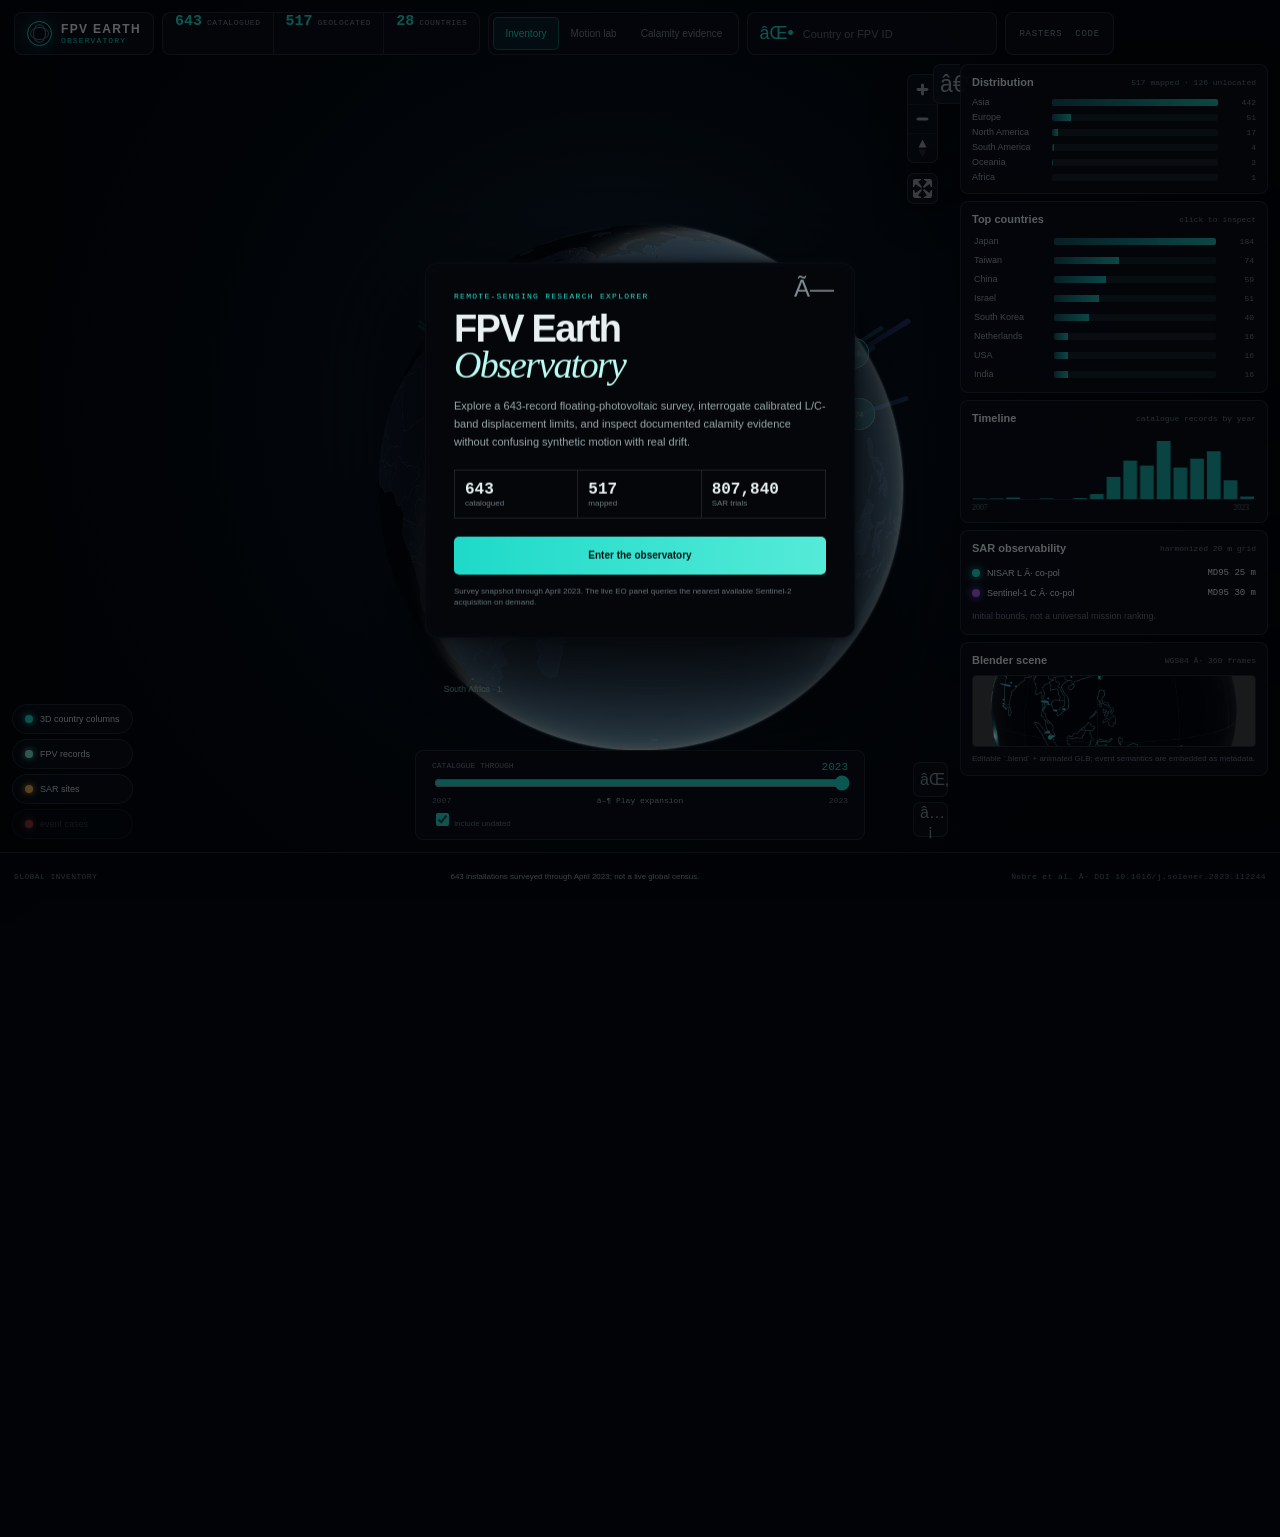
<file: docs/index.html>
﻿<!doctype html>
<html lang="en">
<head>
  <meta charset="utf-8">
  <meta name="viewport" content="width=device-width,initial-scale=1">
  <meta name="description" content="Interactive 3D research explorer for the global floating-photovoltaic catalogue, SAR observability experiments and documented event evidence.">
  <title>FPV Earth Observatory</title>
  <link rel="icon" type="image/svg+xml" href="data:image/svg+xml,%3Csvg xmlns='http://www.w3.org/2000/svg' viewBox='0 0 64 64'%3E%3Ccircle cx='32' cy='32' r='28' fill='%2304080b' stroke='%232fe0d0' stroke-width='3'/%3E%3Cpath d='M8 32h48M32 5c10 8 14 17 14 27S42 51 32 59M32 5C22 13 18 22 18 32s4 19 14 27' fill='none' stroke='%235c7c86' stroke-width='2'/%3E%3C/svg%3E">
  <link rel="stylesheet" href="vendor/maplibre-gl/maplibre-gl.css">
  <link rel="stylesheet" href="assets/earth.css">
</head>
<body>
  <div id="loading-overlay"><div class="loader-orbit"><i></i><i></i><i></i></div><b>Assembling FPV Earth</b><span>catalogue Â· observability Â· event evidence</span></div>
  <main id="app">
    <div id="earth-map" role="application" aria-label="Interactive 3D globe of floating photovoltaic records"></div>
    <header class="top-toolbar">
      <a class="identity" href="index.html" aria-label="FPV Earth home"><i></i><span><b>FPV EARTH</b><small>OBSERVATORY</small></span></a>
      <div class="kpis" aria-label="Catalogue summary">
        <button type="button" id="kpi-records"><strong id="catalogue-kpi">643</strong><span>catalogued</span></button>
        <button type="button" id="kpi-mappable"><strong id="mapped-kpi">517</strong><span>geolocated</span></button>
        <button type="button" id="kpi-countries"><strong id="country-kpi">28</strong><span>countries</span></button>
      </div>
      <div class="mode-tabs" role="tablist" aria-label="Explorer mode">
        <button type="button" data-mode="inventory" class="active" aria-selected="true">Inventory</button>
        <button type="button" data-mode="laboratory" aria-selected="false">Motion lab</button>
        <button type="button" data-mode="evidence" aria-selected="false">Calamity evidence</button>
      </div>
      <label class="global-search"><span>âŒ•</span><input id="global-search" type="search" placeholder="Country or FPV ID" autocomplete="off"></label>
      <nav><a href="atlas.html">Rasters</a><a href="../README.md">Code</a></nav>
    </header>
    <section id="active-filters" aria-label="Active filters"></section>
    <aside id="dashboard" aria-label="Research dashboard">
      <button type="button" id="dashboard-toggle" aria-label="Toggle dashboard">â€º</button>
      <section><header><span>Distribution</span><b id="dash-subtitle">mappable installations</b></header><div id="continent-bars" class="bar-list"></div></section>
      <section><header><span>Top countries</span><b>click to inspect</b></header><div id="country-bars" class="bar-list interactive"></div></section>
      <section><header><span>Timeline</span><b>catalogue records by year</b></header><canvas id="timeline-chart" width="290" height="78" aria-label="FPV catalogue timeline"></canvas></section>
      <section id="science-panel"><header><span>SAR observability</span><b>harmonized 20 m grid</b></header><div class="science-row"><i class="swatch lband"></i><span>NISAR L Â· co-pol</span><strong>MD95 25 m</strong></div><div class="science-row"><i class="swatch cband"></i><span>Sentinel-1 C Â· co-pol</span><strong>MD95 30 m</strong></div><p>Initial bounds, not a universal mission ranking.</p></section>
      <section id="blender-panel"><header><span>Blender scene</span><b>WGS84 Â· 360 frames</b></header><a href="assets/blender/fpv_globe_preview.png" target="_blank"><img src="assets/blender/fpv_globe_preview.png" alt="Rendered Blender FPV Earth globe"></a><p>Editable `.blend` + animated GLB; event semantics are embedded as metadata.</p></section>
    </aside>
    <aside id="catalogue-drawer" class="drawer" aria-label="FPV catalogue records">
      <button type="button" class="drawer-close" data-close="catalogue-drawer" aria-label="Close catalogue">Ã—</button>
      <div class="drawer-head"><p>GLOBAL CATALOGUE</p><h1 id="drawer-title">All installations</h1><div id="drawer-meta">643 records Â· 517 geolocated</div></div>
      <label class="drawer-search"><span>âŒ•</span><input id="drawer-search" type="search" placeholder="Filter records" autocomplete="off"></label>
      <div id="record-list" class="record-list"></div>
    </aside>
    <aside id="record-inspector" class="inspector" aria-label="Selected floating photovoltaic record" hidden>
      <button type="button" class="drawer-close" id="close-inspector" aria-label="Close record">Ã—</button>
      <p id="record-eyebrow">CATALOGUE RECORD</p><h2 id="record-title">FPV record</h2><dl id="record-values"></dl>
      <section class="eo-card">
        <header><span>LIVE EO LOOKUP</span><b>Sentinel-2 L2A</b></header>
        <div class="eo-date"><label for="eo-target-date">Nearest scene to</label><input id="eo-target-date" type="date"><button id="eo-refresh" type="button">Fetch</button></div>
        <div id="eo-status">Select a geolocated record to query current EO metadata.</div>
        <div class="eo-frame"><img id="eo-image" alt="Nearest Sentinel-2 Earth observation" hidden><div id="eo-placeholder">10 m true-colour crop appears here</div><span id="eo-crosshair" hidden></span></div>
        <div id="eo-meta"></div>
      </section>
      <p class="claim-note">Nearest available acquisitionâ€”not a real-time camera and not evidence of motion by itself.</p>
    </aside>
    <aside id="lab-panel" class="work-panel" hidden>
      <header><p>CONTROLLED MOTION LAB</p><h2>Interrogate the detector</h2></header>
      <div class="segmented" id="site-tabs"></div>
      <div class="lab-grid"><div><label>Sensor</label><div class="segmented"><button data-sensor="L" class="active">NISAR L</button><button data-sensor="C">Sentinel-1 C</button></div></div><div><label>Detector</label><div class="segmented"><button data-detector="copol" class="active">Co-pol</button><button data-detector="dual">Dual-pol</button></div></div></div>
      <label class="range-row" for="magnitude-slider"><span>Synthetic translation <output id="magnitude-output">40 m</output></span><input id="magnitude-slider" type="range" min="0" max="60" value="40" step="1"></label>
      <label class="select-row" for="direction-select"><span>Direction</span><select id="direction-select"><option value="0">East Â· 0Â°</option><option value="45">North-east Â· 45Â°</option><option value="90">North Â· 90Â°</option><option value="135">North-west Â· 135Â°</option><option value="180">West Â· 180Â°</option><option value="225">South-west Â· 225Â°</option><option value="270">South Â· 270Â°</option><option value="315">South-east Â· 315Â°</option></select></label>
      <div class="lab-results"><div><span>Recovery probability</span><strong id="probability-readout">â€”</strong><small id="probability-ci">â€”</small></div><div><span>Site MD50 / 80 / 95</span><strong id="boundary-readout">â€”</strong><small id="boundary-status">â€”</small></div></div>
      <button type="button" id="validated-replay" class="primary-action">Replay validated Tengeh 40 m test</button>
      <div class="motion-key"><span><i class="original"></i>optical footprint</span><span><i class="injected"></i>synthetic position</span><span><i class="recovered"></i>recovered vector</span></div>
    </aside>
    <aside id="event-panel" class="work-panel" hidden>
      <header><p>DOCUMENTED CALAMITY AUDIT</p><h2>Change, displacement or unresolved?</h2></header>
      <div id="event-list" class="event-list"></div>
      <article id="event-detail" hidden><div class="event-status"><span id="event-classification">â€”</span><b id="event-translation">â€”</b></div><p id="event-description"></p><div class="event-timeline"><i></i><div><span id="event-pre-date">â€”</span><b>pre</b></div><div><span id="event-post-date">â€”</span><b>post</b></div></div><div class="event-player"><button type="button" id="event-play">â–¶ Animate evidence</button><span id="event-phase">registered change</span></div><div id="event-images" class="event-images"></div><button type="button" id="event-eo" class="primary-action">Fetch nearest optical scene to event</button><a href="atlas.html" class="evidence-link">Open full georeferenced raster evidence â†’</a></article>
      <p class="claim-note">A documented calamity does not guarantee recoverable rigid translation. Localized structural change and below-threshold motion remain valid outcomes.</p>
    </aside>
    <div id="layer-pills" aria-label="Map layers"><button type="button" data-layer="columns" class="active"><i class="cyan"></i>3D country columns</button><button type="button" data-layer="points" class="active"><i class="mint"></i>FPV records</button><button type="button" data-layer="benchmarks" class="active"><i class="amber"></i>SAR sites</button><button type="button" data-layer="events"><i class="red"></i>event cases</button></div>
    <button id="spin-toggle" type="button" aria-label="Pause globe rotation">â…¡</button><button id="home-view" type="button" aria-label="Reset global view">âŒ‚</button>
    <section id="time-control" aria-label="Catalogue time filter"><div class="time-head"><span>CATALOGUE THROUGH</span><output id="year-output">2023</output></div><input id="year-slider" type="range" min="2007" max="2023" value="2023" step="1"><div class="time-labels"><span>2007</span><button id="play-years" type="button">â–¶ Play expansion</button><span>2023</span></div><label><input type="checkbox" id="show-unknown" checked> include undated</label></section>
    <footer class="claim-bar"><span id="view-status">GLOBAL INVENTORY</span><b id="claim-copy">643 installations surveyed through April 2023; not a live global census.</b><span id="source-status">Nobre et al. Â· DOI 10.1016/j.solener.2023.112244</span></footer>
    <section id="welcome" class="welcome" role="dialog" aria-modal="true" aria-labelledby="welcome-title"><button type="button" id="welcome-close" aria-label="Close introduction">Ã—</button><p>REMOTE-SENSING RESEARCH EXPLORER</p><h1 id="welcome-title">FPV Earth<br><em>Observatory</em></h1><p>Explore a 643-record floating-photovoltaic survey, interrogate calibrated L/C-band displacement limits, and inspect documented calamity evidence without confusing synthetic motion with real drift.</p><div class="welcome-stats"><div><strong>643</strong><span>catalogued</span></div><div><strong>517</strong><span>mapped</span></div><div><strong>807,840</strong><span>SAR trials</span></div></div><button type="button" id="enter-observatory" class="primary-action">Enter the observatory</button><small>Survey snapshot through April 2023. The live EO panel queries the nearest available Sentinel-2 acquisition on demand.</small></section>
  </main>
  <script src="vendor/maplibre-gl/maplibre-gl.js"></script><script src="assets/earth-data.js"></script><script src="assets/atlas-data.js"></script><script src="assets/earth.js"></script>
</body>
</html>
</file>
<file: docs/vendor/maplibre-gl/maplibre-gl.css>
.maplibregl-map{font:12px/20px Helvetica Neue,Arial,Helvetica,sans-serif;overflow:hidden;position:relative;-webkit-tap-highlight-color:rgb(0,0,0,0)}.maplibregl-canvas{left:0;position:absolute;top:0}.maplibregl-map:fullscreen{height:100%;width:100%}.maplibregl-ctrl-group button.maplibregl-ctrl-compass{touch-action:none}.maplibregl-canvas-container.maplibregl-interactive,.maplibregl-ctrl-group button.maplibregl-ctrl-compass{cursor:grab;-webkit-user-select:none;-moz-user-select:none;user-select:none}.maplibregl-canvas-container.maplibregl-interactive.maplibregl-track-pointer{cursor:pointer}.maplibregl-canvas-container.maplibregl-interactive:active,.maplibregl-ctrl-group button.maplibregl-ctrl-compass:active{cursor:grabbing}.maplibregl-canvas-container.maplibregl-touch-zoom-rotate,.maplibregl-canvas-container.maplibregl-touch-zoom-rotate .maplibregl-canvas{touch-action:pan-x pan-y}.maplibregl-canvas-container.maplibregl-touch-drag-pan,.maplibregl-canvas-container.maplibregl-touch-drag-pan .maplibregl-canvas{touch-action:pinch-zoom}.maplibregl-canvas-container.maplibregl-touch-zoom-rotate.maplibregl-touch-drag-pan,.maplibregl-canvas-container.maplibregl-touch-zoom-rotate.maplibregl-touch-drag-pan .maplibregl-canvas{touch-action:none}.maplibregl-canvas-container.maplibregl-touch-drag-pan.maplibregl-cooperative-gestures,.maplibregl-canvas-container.maplibregl-touch-drag-pan.maplibregl-cooperative-gestures .maplibregl-canvas{touch-action:pan-x pan-y}.maplibregl-ctrl-bottom-left,.maplibregl-ctrl-bottom-right,.maplibregl-ctrl-top-left,.maplibregl-ctrl-top-right{pointer-events:none;position:absolute;z-index:2}.maplibregl-ctrl-top-left{left:0;top:0}.maplibregl-ctrl-top-right{right:0;top:0}.maplibregl-ctrl-bottom-left{bottom:0;left:0}.maplibregl-ctrl-bottom-right{bottom:0;right:0}.maplibregl-ctrl{clear:both;pointer-events:auto;transform:translate(0)}.maplibregl-ctrl-top-left .maplibregl-ctrl{float:left;margin:10px 0 0 10px}.maplibregl-ctrl-top-right .maplibregl-ctrl{float:right;margin:10px 10px 0 0}.maplibregl-ctrl-bottom-left .maplibregl-ctrl{float:left;margin:0 0 10px 10px}.maplibregl-ctrl-bottom-right .maplibregl-ctrl{float:right;margin:0 10px 10px 0}.maplibregl-ctrl-group{background:#fff;border-radius:4px}.maplibregl-ctrl-group:not(:empty){box-shadow:0 0 0 2px rgba(0,0,0,.1)}@media (forced-colors:active){.maplibregl-ctrl-group:not(:empty){box-shadow:0 0 0 2px ButtonText}}.maplibregl-ctrl-group button{background-color:transparent;border:0;box-sizing:border-box;cursor:pointer;display:block;height:29px;outline:none;padding:0;width:29px}.maplibregl-ctrl-group button+button{border-top:1px solid #ddd}.maplibregl-ctrl button .maplibregl-ctrl-icon{background-position:50%;background-repeat:no-repeat;display:block;height:100%;width:100%}@media (forced-colors:active){.maplibregl-ctrl-icon{background-color:transparent}.maplibregl-ctrl-group button+button{border-top:1px solid ButtonText}}.maplibregl-ctrl button::-moz-focus-inner{border:0;padding:0}.maplibregl-ctrl-attrib-button:focus,.maplibregl-ctrl-group button:focus{box-shadow:0 0 2px 2px #0096ff}.maplibregl-ctrl button:disabled{cursor:not-allowed}.maplibregl-ctrl button:disabled .maplibregl-ctrl-icon{opacity:.25}@media (hover:hover){.maplibregl-ctrl button:not(:disabled):hover{background-color:rgba(0,0,0,.05)}}.maplibregl-ctrl button:not(:disabled):active{background-color:rgba(0,0,0,.05)}.maplibregl-ctrl-group button:focus:focus-visible{box-shadow:0 0 2px 2px #0096ff}.maplibregl-ctrl-group button:focus:not(:focus-visible){box-shadow:none}.maplibregl-ctrl-group button:focus:first-child{border-radius:4px 4px 0 0}.maplibregl-ctrl-group button:focus:last-child{border-radius:0 0 4px 4px}.maplibregl-ctrl-group button:focus:only-child{border-radius:inherit}.maplibregl-ctrl button.maplibregl-ctrl-zoom-out .maplibregl-ctrl-icon{background-image:url("data:image/svg+xml;charset=utf-8,%3Csvg xmlns='http://www.w3.org/2000/svg' width='29' height='29' fill='%23333' viewBox='0 0 29 29'%3E%3Cpath d='M10 13c-.75 0-1.5.75-1.5 1.5S9.25 16 10 16h9c.75 0 1.5-.75 1.5-1.5S19.75 13 19 13z'/%3E%3C/svg%3E")}.maplibregl-ctrl button.maplibregl-ctrl-zoom-in .maplibregl-ctrl-icon{background-image:url("data:image/svg+xml;charset=utf-8,%3Csvg xmlns='http://www.w3.org/2000/svg' width='29' height='29' fill='%23333' viewBox='0 0 29 29'%3E%3Cpath d='M14.5 8.5c-.75 0-1.5.75-1.5 1.5v3h-3c-.75 0-1.5.75-1.5 1.5S9.25 16 10 16h3v3c0 .75.75 1.5 1.5 1.5S16 19.75 16 19v-3h3c.75 0 1.5-.75 1.5-1.5S19.75 13 19 13h-3v-3c0-.75-.75-1.5-1.5-1.5'/%3E%3C/svg%3E")}@media (forced-colors:active){.maplibregl-ctrl button.maplibregl-ctrl-zoom-out .maplibregl-ctrl-icon{background-image:url("data:image/svg+xml;charset=utf-8,%3Csvg xmlns='http://www.w3.org/2000/svg' width='29' height='29' fill='%23fff' viewBox='0 0 29 29'%3E%3Cpath d='M10 13c-.75 0-1.5.75-1.5 1.5S9.25 16 10 16h9c.75 0 1.5-.75 1.5-1.5S19.75 13 19 13z'/%3E%3C/svg%3E")}.maplibregl-ctrl button.maplibregl-ctrl-zoom-in .maplibregl-ctrl-icon{background-image:url("data:image/svg+xml;charset=utf-8,%3Csvg xmlns='http://www.w3.org/2000/svg' width='29' height='29' fill='%23fff' viewBox='0 0 29 29'%3E%3Cpath d='M14.5 8.5c-.75 0-1.5.75-1.5 1.5v3h-3c-.75 0-1.5.75-1.5 1.5S9.25 16 10 16h3v3c0 .75.75 1.5 1.5 1.5S16 19.75 16 19v-3h3c.75 0 1.5-.75 1.5-1.5S19.75 13 19 13h-3v-3c0-.75-.75-1.5-1.5-1.5'/%3E%3C/svg%3E")}}@media (forced-colors:active) and (prefers-color-scheme:light){.maplibregl-ctrl button.maplibregl-ctrl-zoom-out .maplibregl-ctrl-icon{background-image:url("data:image/svg+xml;charset=utf-8,%3Csvg xmlns='http://www.w3.org/2000/svg' width='29' height='29' viewBox='0 0 29 29'%3E%3Cpath d='M10 13c-.75 0-1.5.75-1.5 1.5S9.25 16 10 16h9c.75 0 1.5-.75 1.5-1.5S19.75 13 19 13z'/%3E%3C/svg%3E")}.maplibregl-ctrl button.maplibregl-ctrl-zoom-in .maplibregl-ctrl-icon{background-image:url("data:image/svg+xml;charset=utf-8,%3Csvg xmlns='http://www.w3.org/2000/svg' width='29' height='29' viewBox='0 0 29 29'%3E%3Cpath d='M14.5 8.5c-.75 0-1.5.75-1.5 1.5v3h-3c-.75 0-1.5.75-1.5 1.5S9.25 16 10 16h3v3c0 .75.75 1.5 1.5 1.5S16 19.75 16 19v-3h3c.75 0 1.5-.75 1.5-1.5S19.75 13 19 13h-3v-3c0-.75-.75-1.5-1.5-1.5'/%3E%3C/svg%3E")}}.maplibregl-ctrl button.maplibregl-ctrl-fullscreen .maplibregl-ctrl-icon{background-image:url("data:image/svg+xml;charset=utf-8,%3Csvg xmlns='http://www.w3.org/2000/svg' width='29' height='29' fill='%23333' viewBox='0 0 29 29'%3E%3Cpath d='M24 16v5.5c0 1.75-.75 2.5-2.5 2.5H16v-1l3-1.5-4-5.5 1-1 5.5 4 1.5-3zM6 16l1.5 3 5.5-4 1 1-4 5.5 3 1.5v1H7.5C5.75 24 5 23.25 5 21.5V16zm7-11v1l-3 1.5 4 5.5-1 1-5.5-4L6 13H5V7.5C5 5.75 5.75 5 7.5 5zm11 2.5c0-1.75-.75-2.5-2.5-2.5H16v1l3 1.5-4 5.5 1 1 5.5-4 1.5 3h1z'/%3E%3C/svg%3E")}.maplibregl-ctrl button.maplibregl-ctrl-shrink .maplibregl-ctrl-icon{background-image:url("data:image/svg+xml;charset=utf-8,%3Csvg xmlns='http://www.w3.org/2000/svg' width='29' height='29' viewBox='0 0 29 29'%3E%3Cpath d='M18.5 16c-1.75 0-2.5.75-2.5 2.5V24h1l1.5-3 5.5 4 1-1-4-5.5 3-1.5v-1zM13 18.5c0-1.75-.75-2.5-2.5-2.5H5v1l3 1.5L4 24l1 1 5.5-4 1.5 3h1zm3-8c0 1.75.75 2.5 2.5 2.5H24v-1l-3-1.5L25 5l-1-1-5.5 4L17 5h-1zM10.5 13c1.75 0 2.5-.75 2.5-2.5V5h-1l-1.5 3L5 4 4 5l4 5.5L5 12v1z'/%3E%3C/svg%3E")}@media (forced-colors:active){.maplibregl-ctrl button.maplibregl-ctrl-fullscreen .maplibregl-ctrl-icon{background-image:url("data:image/svg+xml;charset=utf-8,%3Csvg xmlns='http://www.w3.org/2000/svg' width='29' height='29' fill='%23fff' viewBox='0 0 29 29'%3E%3Cpath d='M24 16v5.5c0 1.75-.75 2.5-2.5 2.5H16v-1l3-1.5-4-5.5 1-1 5.5 4 1.5-3zM6 16l1.5 3 5.5-4 1 1-4 5.5 3 1.5v1H7.5C5.75 24 5 23.25 5 21.5V16zm7-11v1l-3 1.5 4 5.5-1 1-5.5-4L6 13H5V7.5C5 5.75 5.75 5 7.5 5zm11 2.5c0-1.75-.75-2.5-2.5-2.5H16v1l3 1.5-4 5.5 1 1 5.5-4 1.5 3h1z'/%3E%3C/svg%3E")}.maplibregl-ctrl button.maplibregl-ctrl-shrink .maplibregl-ctrl-icon{background-image:url("data:image/svg+xml;charset=utf-8,%3Csvg xmlns='http://www.w3.org/2000/svg' width='29' height='29' fill='%23fff' viewBox='0 0 29 29'%3E%3Cpath d='M18.5 16c-1.75 0-2.5.75-2.5 2.5V24h1l1.5-3 5.5 4 1-1-4-5.5 3-1.5v-1zM13 18.5c0-1.75-.75-2.5-2.5-2.5H5v1l3 1.5L4 24l1 1 5.5-4 1.5 3h1zm3-8c0 1.75.75 2.5 2.5 2.5H24v-1l-3-1.5L25 5l-1-1-5.5 4L17 5h-1zM10.5 13c1.75 0 2.5-.75 2.5-2.5V5h-1l-1.5 3L5 4 4 5l4 5.5L5 12v1z'/%3E%3C/svg%3E")}}@media (forced-colors:active) and (prefers-color-scheme:light){.maplibregl-ctrl button.maplibregl-ctrl-fullscreen .maplibregl-ctrl-icon{background-image:url("data:image/svg+xml;charset=utf-8,%3Csvg xmlns='http://www.w3.org/2000/svg' width='29' height='29' viewBox='0 0 29 29'%3E%3Cpath d='M24 16v5.5c0 1.75-.75 2.5-2.5 2.5H16v-1l3-1.5-4-5.5 1-1 5.5 4 1.5-3zM6 16l1.5 3 5.5-4 1 1-4 5.5 3 1.5v1H7.5C5.75 24 5 23.25 5 21.5V16zm7-11v1l-3 1.5 4 5.5-1 1-5.5-4L6 13H5V7.5C5 5.75 5.75 5 7.5 5zm11 2.5c0-1.75-.75-2.5-2.5-2.5H16v1l3 1.5-4 5.5 1 1 5.5-4 1.5 3h1z'/%3E%3C/svg%3E")}.maplibregl-ctrl button.maplibregl-ctrl-shrink .maplibregl-ctrl-icon{background-image:url("data:image/svg+xml;charset=utf-8,%3Csvg xmlns='http://www.w3.org/2000/svg' width='29' height='29' viewBox='0 0 29 29'%3E%3Cpath d='M18.5 16c-1.75 0-2.5.75-2.5 2.5V24h1l1.5-3 5.5 4 1-1-4-5.5 3-1.5v-1zM13 18.5c0-1.75-.75-2.5-2.5-2.5H5v1l3 1.5L4 24l1 1 5.5-4 1.5 3h1zm3-8c0 1.75.75 2.5 2.5 2.5H24v-1l-3-1.5L25 5l-1-1-5.5 4L17 5h-1zM10.5 13c1.75 0 2.5-.75 2.5-2.5V5h-1l-1.5 3L5 4 4 5l4 5.5L5 12v1z'/%3E%3C/svg%3E")}}.maplibregl-ctrl button.maplibregl-ctrl-compass .maplibregl-ctrl-icon{background-image:url("data:image/svg+xml;charset=utf-8,%3Csvg xmlns='http://www.w3.org/2000/svg' width='29' height='29' fill='%23333' viewBox='0 0 29 29'%3E%3Cpath d='m10.5 14 4-8 4 8z'/%3E%3Cpath fill='%23ccc' d='m10.5 16 4 8 4-8z'/%3E%3C/svg%3E")}@media (forced-colors:active){.maplibregl-ctrl button.maplibregl-ctrl-compass .maplibregl-ctrl-icon{background-image:url("data:image/svg+xml;charset=utf-8,%3Csvg xmlns='http://www.w3.org/2000/svg' width='29' height='29' fill='%23fff' viewBox='0 0 29 29'%3E%3Cpath d='m10.5 14 4-8 4 8z'/%3E%3Cpath fill='%23ccc' d='m10.5 16 4 8 4-8z'/%3E%3C/svg%3E")}}@media (forced-colors:active) and (prefers-color-scheme:light){.maplibregl-ctrl button.maplibregl-ctrl-compass .maplibregl-ctrl-icon{background-image:url("data:image/svg+xml;charset=utf-8,%3Csvg xmlns='http://www.w3.org/2000/svg' width='29' height='29' viewBox='0 0 29 29'%3E%3Cpath d='m10.5 14 4-8 4 8z'/%3E%3Cpath fill='%23ccc' d='m10.5 16 4 8 4-8z'/%3E%3C/svg%3E")}}.maplibregl-ctrl button.maplibregl-ctrl-globe .maplibregl-ctrl-icon{background-image:url("data:image/svg+xml;charset=utf-8,%3Csvg xmlns='http://www.w3.org/2000/svg' width='22' height='22' fill='none' stroke='%23333' viewBox='0 0 22 22'%3E%3Ccircle cx='11' cy='11' r='8.5'/%3E%3Cpath d='M17.5 11c0 4.819-3.02 8.5-6.5 8.5S4.5 15.819 4.5 11 7.52 2.5 11 2.5s6.5 3.681 6.5 8.5Z'/%3E%3Cpath d='M13.5 11c0 2.447-.331 4.64-.853 6.206-.262.785-.562 1.384-.872 1.777-.314.399-.58.517-.775.517s-.461-.118-.775-.517c-.31-.393-.61-.992-.872-1.777C8.831 15.64 8.5 13.446 8.5 11s.331-4.64.853-6.206c.262-.785.562-1.384.872-1.777.314-.399.58-.517.775-.517s.461.118.775.517c.31.393.61.992.872 1.777.522 1.565.853 3.76.853 6.206Z'/%3E%3Cpath d='M11 7.5c-1.909 0-3.622-.166-4.845-.428-.616-.132-1.08-.283-1.379-.434a1.3 1.3 0 0 1-.224-.138q.07-.058.224-.138c.299-.151.763-.302 1.379-.434C7.378 5.666 9.091 5.5 11 5.5s3.622.166 4.845.428c.616.132 1.08.283 1.379.434.105.053.177.1.224.138q-.07.058-.224.138c-.299.151-.763.302-1.379.434-1.223.262-2.936.428-4.845.428ZM4.486 6.436ZM11 16.5c-1.909 0-3.622-.166-4.845-.428-.616-.132-1.08-.283-1.379-.434a1.3 1.3 0 0 1-.224-.138 1.3 1.3 0 0 1 .224-.138c.299-.151.763-.302 1.379-.434C7.378 14.666 9.091 14.5 11 14.5s3.622.166 4.845.428c.616.132 1.08.283 1.379.434.105.053.177.1.224.138a1.3 1.3 0 0 1-.224.138c-.299.151-.763.302-1.379.434-1.223.262-2.936.428-4.845.428Zm-6.514-1.064ZM11 12.5c-2.46 0-4.672-.222-6.255-.574-.796-.177-1.406-.38-1.805-.59a1.5 1.5 0 0 1-.39-.272.3.3 0 0 1-.047-.064.3.3 0 0 1 .048-.064c.066-.073.189-.167.389-.272.399-.21 1.009-.413 1.805-.59C6.328 9.722 8.54 9.5 11 9.5s4.672.222 6.256.574c.795.177 1.405.38 1.804.59.2.105.323.2.39.272a.3.3 0 0 1 .047.064.3.3 0 0 1-.048.064 1.4 1.4 0 0 1-.389.272c-.399.21-1.009.413-1.804.59-1.584.352-3.796.574-6.256.574Zm-8.501-1.51v.002zm0 .018v.002zm17.002.002v-.002zm0-.018v-.002z'/%3E%3C/svg%3E")}.maplibregl-ctrl button.maplibregl-ctrl-globe-enabled .maplibregl-ctrl-icon{background-image:url("data:image/svg+xml;charset=utf-8,%3Csvg xmlns='http://www.w3.org/2000/svg' width='22' height='22' fill='none' stroke='%2333b5e5' viewBox='0 0 22 22'%3E%3Ccircle cx='11' cy='11' r='8.5'/%3E%3Cpath d='M17.5 11c0 4.819-3.02 8.5-6.5 8.5S4.5 15.819 4.5 11 7.52 2.5 11 2.5s6.5 3.681 6.5 8.5Z'/%3E%3Cpath d='M13.5 11c0 2.447-.331 4.64-.853 6.206-.262.785-.562 1.384-.872 1.777-.314.399-.58.517-.775.517s-.461-.118-.775-.517c-.31-.393-.61-.992-.872-1.777C8.831 15.64 8.5 13.446 8.5 11s.331-4.64.853-6.206c.262-.785.562-1.384.872-1.777.314-.399.58-.517.775-.517s.461.118.775.517c.31.393.61.992.872 1.777.522 1.565.853 3.76.853 6.206Z'/%3E%3Cpath d='M11 7.5c-1.909 0-3.622-.166-4.845-.428-.616-.132-1.08-.283-1.379-.434a1.3 1.3 0 0 1-.224-.138q.07-.058.224-.138c.299-.151.763-.302 1.379-.434C7.378 5.666 9.091 5.5 11 5.5s3.622.166 4.845.428c.616.132 1.08.283 1.379.434.105.053.177.1.224.138q-.07.058-.224.138c-.299.151-.763.302-1.379.434-1.223.262-2.936.428-4.845.428ZM4.486 6.436ZM11 16.5c-1.909 0-3.622-.166-4.845-.428-.616-.132-1.08-.283-1.379-.434a1.3 1.3 0 0 1-.224-.138 1.3 1.3 0 0 1 .224-.138c.299-.151.763-.302 1.379-.434C7.378 14.666 9.091 14.5 11 14.5s3.622.166 4.845.428c.616.132 1.08.283 1.379.434.105.053.177.1.224.138a1.3 1.3 0 0 1-.224.138c-.299.151-.763.302-1.379.434-1.223.262-2.936.428-4.845.428Zm-6.514-1.064ZM11 12.5c-2.46 0-4.672-.222-6.255-.574-.796-.177-1.406-.38-1.805-.59a1.5 1.5 0 0 1-.39-.272.3.3 0 0 1-.047-.064.3.3 0 0 1 .048-.064c.066-.073.189-.167.389-.272.399-.21 1.009-.413 1.805-.59C6.328 9.722 8.54 9.5 11 9.5s4.672.222 6.256.574c.795.177 1.405.38 1.804.59.2.105.323.2.39.272a.3.3 0 0 1 .047.064.3.3 0 0 1-.048.064 1.4 1.4 0 0 1-.389.272c-.399.21-1.009.413-1.804.59-1.584.352-3.796.574-6.256.574Zm-8.501-1.51v.002zm0 .018v.002zm17.002.002v-.002zm0-.018v-.002z'/%3E%3C/svg%3E")}.maplibregl-ctrl button.maplibregl-ctrl-terrain .maplibregl-ctrl-icon{background-image:url("data:image/svg+xml;charset=utf-8,%3Csvg xmlns='http://www.w3.org/2000/svg' width='22' height='22' fill='%23333' viewBox='0 0 22 22'%3E%3Cpath d='m1.754 13.406 4.453-4.851 3.09 3.09 3.281 3.277.969-.969-3.309-3.312 3.844-4.121 6.148 6.886h1.082v-.855l-7.207-8.07-4.84 5.187L6.169 6.57l-5.48 5.965v.871ZM.688 16.844h20.625v1.375H.688Zm0 0'/%3E%3C/svg%3E")}.maplibregl-ctrl button.maplibregl-ctrl-terrain-enabled .maplibregl-ctrl-icon{background-image:url("data:image/svg+xml;charset=utf-8,%3Csvg xmlns='http://www.w3.org/2000/svg' width='22' height='22' fill='%2333b5e5' viewBox='0 0 22 22'%3E%3Cpath d='m1.754 13.406 4.453-4.851 3.09 3.09 3.281 3.277.969-.969-3.309-3.312 3.844-4.121 6.148 6.886h1.082v-.855l-7.207-8.07-4.84 5.187L6.169 6.57l-5.48 5.965v.871ZM.688 16.844h20.625v1.375H.688Zm0 0'/%3E%3C/svg%3E")}.maplibregl-ctrl button.maplibregl-ctrl-geolocate .maplibregl-ctrl-icon{background-image:url("data:image/svg+xml;charset=utf-8,%3Csvg xmlns='http://www.w3.org/2000/svg' width='29' height='29' fill='%23333' viewBox='0 0 20 20'%3E%3Cpath d='M10 4C9 4 9 5 9 5v.1A5 5 0 0 0 5.1 9H5s-1 0-1 1 1 1 1 1h.1A5 5 0 0 0 9 14.9v.1s0 1 1 1 1-1 1-1v-.1a5 5 0 0 0 3.9-3.9h.1s1 0 1-1-1-1-1-1h-.1A5 5 0 0 0 11 5.1V5s0-1-1-1m0 2.5a3.5 3.5 0 1 1 0 7 3.5 3.5 0 1 1 0-7'/%3E%3Ccircle cx='10' cy='10' r='2'/%3E%3C/svg%3E")}.maplibregl-ctrl button.maplibregl-ctrl-geolocate:disabled .maplibregl-ctrl-icon{background-image:url("data:image/svg+xml;charset=utf-8,%3Csvg xmlns='http://www.w3.org/2000/svg' width='29' height='29' fill='%23aaa' viewBox='0 0 20 20'%3E%3Cpath d='M10 4C9 4 9 5 9 5v.1A5 5 0 0 0 5.1 9H5s-1 0-1 1 1 1 1 1h.1A5 5 0 0 0 9 14.9v.1s0 1 1 1 1-1 1-1v-.1a5 5 0 0 0 3.9-3.9h.1s1 0 1-1-1-1-1-1h-.1A5 5 0 0 0 11 5.1V5s0-1-1-1m0 2.5a3.5 3.5 0 1 1 0 7 3.5 3.5 0 1 1 0-7'/%3E%3Ccircle cx='10' cy='10' r='2'/%3E%3Cpath fill='red' d='m14 5 1 1-9 9-1-1z'/%3E%3C/svg%3E")}.maplibregl-ctrl button.maplibregl-ctrl-geolocate.maplibregl-ctrl-geolocate-active .maplibregl-ctrl-icon{background-image:url("data:image/svg+xml;charset=utf-8,%3Csvg xmlns='http://www.w3.org/2000/svg' width='29' height='29' fill='%2333b5e5' viewBox='0 0 20 20'%3E%3Cpath d='M10 4C9 4 9 5 9 5v.1A5 5 0 0 0 5.1 9H5s-1 0-1 1 1 1 1 1h.1A5 5 0 0 0 9 14.9v.1s0 1 1 1 1-1 1-1v-.1a5 5 0 0 0 3.9-3.9h.1s1 0 1-1-1-1-1-1h-.1A5 5 0 0 0 11 5.1V5s0-1-1-1m0 2.5a3.5 3.5 0 1 1 0 7 3.5 3.5 0 1 1 0-7'/%3E%3Ccircle cx='10' cy='10' r='2'/%3E%3C/svg%3E")}.maplibregl-ctrl button.maplibregl-ctrl-geolocate.maplibregl-ctrl-geolocate-active-error .maplibregl-ctrl-icon{background-image:url("data:image/svg+xml;charset=utf-8,%3Csvg xmlns='http://www.w3.org/2000/svg' width='29' height='29' fill='%23e58978' viewBox='0 0 20 20'%3E%3Cpath d='M10 4C9 4 9 5 9 5v.1A5 5 0 0 0 5.1 9H5s-1 0-1 1 1 1 1 1h.1A5 5 0 0 0 9 14.9v.1s0 1 1 1 1-1 1-1v-.1a5 5 0 0 0 3.9-3.9h.1s1 0 1-1-1-1-1-1h-.1A5 5 0 0 0 11 5.1V5s0-1-1-1m0 2.5a3.5 3.5 0 1 1 0 7 3.5 3.5 0 1 1 0-7'/%3E%3Ccircle cx='10' cy='10' r='2'/%3E%3C/svg%3E")}.maplibregl-ctrl button.maplibregl-ctrl-geolocate.maplibregl-ctrl-geolocate-background .maplibregl-ctrl-icon{background-image:url("data:image/svg+xml;charset=utf-8,%3Csvg xmlns='http://www.w3.org/2000/svg' width='29' height='29' fill='%2333b5e5' viewBox='0 0 20 20'%3E%3Cpath d='M10 4C9 4 9 5 9 5v.1A5 5 0 0 0 5.1 9H5s-1 0-1 1 1 1 1 1h.1A5 5 0 0 0 9 14.9v.1s0 1 1 1 1-1 1-1v-.1a5 5 0 0 0 3.9-3.9h.1s1 0 1-1-1-1-1-1h-.1A5 5 0 0 0 11 5.1V5s0-1-1-1m0 2.5a3.5 3.5 0 1 1 0 7 3.5 3.5 0 1 1 0-7'/%3E%3C/svg%3E")}.maplibregl-ctrl button.maplibregl-ctrl-geolocate.maplibregl-ctrl-geolocate-background-error .maplibregl-ctrl-icon{background-image:url("data:image/svg+xml;charset=utf-8,%3Csvg xmlns='http://www.w3.org/2000/svg' width='29' height='29' fill='%23e54e33' viewBox='0 0 20 20'%3E%3Cpath d='M10 4C9 4 9 5 9 5v.1A5 5 0 0 0 5.1 9H5s-1 0-1 1 1 1 1 1h.1A5 5 0 0 0 9 14.9v.1s0 1 1 1 1-1 1-1v-.1a5 5 0 0 0 3.9-3.9h.1s1 0 1-1-1-1-1-1h-.1A5 5 0 0 0 11 5.1V5s0-1-1-1m0 2.5a3.5 3.5 0 1 1 0 7 3.5 3.5 0 1 1 0-7'/%3E%3C/svg%3E")}.maplibregl-ctrl button.maplibregl-ctrl-geolocate.maplibregl-ctrl-geolocate-waiting .maplibregl-ctrl-icon{animation:maplibregl-spin 2s linear infinite}@media (forced-colors:active){.maplibregl-ctrl button.maplibregl-ctrl-geolocate .maplibregl-ctrl-icon{background-image:url("data:image/svg+xml;charset=utf-8,%3Csvg xmlns='http://www.w3.org/2000/svg' width='29' height='29' fill='%23fff' viewBox='0 0 20 20'%3E%3Cpath d='M10 4C9 4 9 5 9 5v.1A5 5 0 0 0 5.1 9H5s-1 0-1 1 1 1 1 1h.1A5 5 0 0 0 9 14.9v.1s0 1 1 1 1-1 1-1v-.1a5 5 0 0 0 3.9-3.9h.1s1 0 1-1-1-1-1-1h-.1A5 5 0 0 0 11 5.1V5s0-1-1-1m0 2.5a3.5 3.5 0 1 1 0 7 3.5 3.5 0 1 1 0-7'/%3E%3Ccircle cx='10' cy='10' r='2'/%3E%3C/svg%3E")}.maplibregl-ctrl button.maplibregl-ctrl-geolocate:disabled .maplibregl-ctrl-icon{background-image:url("data:image/svg+xml;charset=utf-8,%3Csvg xmlns='http://www.w3.org/2000/svg' width='29' height='29' fill='%23999' viewBox='0 0 20 20'%3E%3Cpath d='M10 4C9 4 9 5 9 5v.1A5 5 0 0 0 5.1 9H5s-1 0-1 1 1 1 1 1h.1A5 5 0 0 0 9 14.9v.1s0 1 1 1 1-1 1-1v-.1a5 5 0 0 0 3.9-3.9h.1s1 0 1-1-1-1-1-1h-.1A5 5 0 0 0 11 5.1V5s0-1-1-1m0 2.5a3.5 3.5 0 1 1 0 7 3.5 3.5 0 1 1 0-7'/%3E%3Ccircle cx='10' cy='10' r='2'/%3E%3Cpath fill='red' d='m14 5 1 1-9 9-1-1z'/%3E%3C/svg%3E")}.maplibregl-ctrl button.maplibregl-ctrl-geolocate.maplibregl-ctrl-geolocate-active .maplibregl-ctrl-icon{background-image:url("data:image/svg+xml;charset=utf-8,%3Csvg xmlns='http://www.w3.org/2000/svg' width='29' height='29' fill='%2333b5e5' viewBox='0 0 20 20'%3E%3Cpath d='M10 4C9 4 9 5 9 5v.1A5 5 0 0 0 5.1 9H5s-1 0-1 1 1 1 1 1h.1A5 5 0 0 0 9 14.9v.1s0 1 1 1 1-1 1-1v-.1a5 5 0 0 0 3.9-3.9h.1s1 0 1-1-1-1-1-1h-.1A5 5 0 0 0 11 5.1V5s0-1-1-1m0 2.5a3.5 3.5 0 1 1 0 7 3.5 3.5 0 1 1 0-7'/%3E%3Ccircle cx='10' cy='10' r='2'/%3E%3C/svg%3E")}.maplibregl-ctrl button.maplibregl-ctrl-geolocate.maplibregl-ctrl-geolocate-active-error .maplibregl-ctrl-icon{background-image:url("data:image/svg+xml;charset=utf-8,%3Csvg xmlns='http://www.w3.org/2000/svg' width='29' height='29' fill='%23e58978' viewBox='0 0 20 20'%3E%3Cpath d='M10 4C9 4 9 5 9 5v.1A5 5 0 0 0 5.1 9H5s-1 0-1 1 1 1 1 1h.1A5 5 0 0 0 9 14.9v.1s0 1 1 1 1-1 1-1v-.1a5 5 0 0 0 3.9-3.9h.1s1 0 1-1-1-1-1-1h-.1A5 5 0 0 0 11 5.1V5s0-1-1-1m0 2.5a3.5 3.5 0 1 1 0 7 3.5 3.5 0 1 1 0-7'/%3E%3Ccircle cx='10' cy='10' r='2'/%3E%3C/svg%3E")}.maplibregl-ctrl button.maplibregl-ctrl-geolocate.maplibregl-ctrl-geolocate-background .maplibregl-ctrl-icon{background-image:url("data:image/svg+xml;charset=utf-8,%3Csvg xmlns='http://www.w3.org/2000/svg' width='29' height='29' fill='%2333b5e5' viewBox='0 0 20 20'%3E%3Cpath d='M10 4C9 4 9 5 9 5v.1A5 5 0 0 0 5.1 9H5s-1 0-1 1 1 1 1 1h.1A5 5 0 0 0 9 14.9v.1s0 1 1 1 1-1 1-1v-.1a5 5 0 0 0 3.9-3.9h.1s1 0 1-1-1-1-1-1h-.1A5 5 0 0 0 11 5.1V5s0-1-1-1m0 2.5a3.5 3.5 0 1 1 0 7 3.5 3.5 0 1 1 0-7'/%3E%3C/svg%3E")}.maplibregl-ctrl button.maplibregl-ctrl-geolocate.maplibregl-ctrl-geolocate-background-error .maplibregl-ctrl-icon{background-image:url("data:image/svg+xml;charset=utf-8,%3Csvg xmlns='http://www.w3.org/2000/svg' width='29' height='29' fill='%23e54e33' viewBox='0 0 20 20'%3E%3Cpath d='M10 4C9 4 9 5 9 5v.1A5 5 0 0 0 5.1 9H5s-1 0-1 1 1 1 1 1h.1A5 5 0 0 0 9 14.9v.1s0 1 1 1 1-1 1-1v-.1a5 5 0 0 0 3.9-3.9h.1s1 0 1-1-1-1-1-1h-.1A5 5 0 0 0 11 5.1V5s0-1-1-1m0 2.5a3.5 3.5 0 1 1 0 7 3.5 3.5 0 1 1 0-7'/%3E%3C/svg%3E")}}@media (forced-colors:active) and (prefers-color-scheme:light){.maplibregl-ctrl button.maplibregl-ctrl-geolocate .maplibregl-ctrl-icon{background-image:url("data:image/svg+xml;charset=utf-8,%3Csvg xmlns='http://www.w3.org/2000/svg' width='29' height='29' viewBox='0 0 20 20'%3E%3Cpath d='M10 4C9 4 9 5 9 5v.1A5 5 0 0 0 5.1 9H5s-1 0-1 1 1 1 1 1h.1A5 5 0 0 0 9 14.9v.1s0 1 1 1 1-1 1-1v-.1a5 5 0 0 0 3.9-3.9h.1s1 0 1-1-1-1-1-1h-.1A5 5 0 0 0 11 5.1V5s0-1-1-1m0 2.5a3.5 3.5 0 1 1 0 7 3.5 3.5 0 1 1 0-7'/%3E%3Ccircle cx='10' cy='10' r='2'/%3E%3C/svg%3E")}.maplibregl-ctrl button.maplibregl-ctrl-geolocate:disabled .maplibregl-ctrl-icon{background-image:url("data:image/svg+xml;charset=utf-8,%3Csvg xmlns='http://www.w3.org/2000/svg' width='29' height='29' fill='%23666' viewBox='0 0 20 20'%3E%3Cpath d='M10 4C9 4 9 5 9 5v.1A5 5 0 0 0 5.1 9H5s-1 0-1 1 1 1 1 1h.1A5 5 0 0 0 9 14.9v.1s0 1 1 1 1-1 1-1v-.1a5 5 0 0 0 3.9-3.9h.1s1 0 1-1-1-1-1-1h-.1A5 5 0 0 0 11 5.1V5s0-1-1-1m0 2.5a3.5 3.5 0 1 1 0 7 3.5 3.5 0 1 1 0-7'/%3E%3Ccircle cx='10' cy='10' r='2'/%3E%3Cpath fill='red' d='m14 5 1 1-9 9-1-1z'/%3E%3C/svg%3E")}}@keyframes maplibregl-spin{0%{transform:rotate(0deg)}to{transform:rotate(1turn)}}a.maplibregl-ctrl-logo{background-image:url("data:image/svg+xml;charset=utf-8,%3Csvg xmlns='http://www.w3.org/2000/svg' width='88' height='23' fill='none'%3E%3Cpath fill='%23000' fill-opacity='.4' fill-rule='evenodd' d='M17.408 16.796h-1.827l2.501-12.095h.198l3.324 6.533.988 2.19.988-2.19 3.258-6.533h.181l2.6 12.095h-1.81l-1.218-5.644-.362-1.71-.658 1.71-2.929 5.644h-.098l-2.914-5.644-.757-1.71-.345 1.71zm1.958-3.42-.726 3.663a1.255 1.255 0 0 1-1.232 1.011h-1.827a1.255 1.255 0 0 1-1.229-1.509l2.501-12.095a1.255 1.255 0 0 1 1.23-1.001h.197a1.25 1.25 0 0 1 1.12.685l3.19 6.273 3.125-6.263a1.25 1.25 0 0 1 1.123-.695h.181a1.255 1.255 0 0 1 1.227.991l1.443 6.71a5 5 0 0 1 .314-.787l.009-.016a4.6 4.6 0 0 1 1.777-1.887c.782-.46 1.668-.667 2.611-.667a4.6 4.6 0 0 1 1.7.32l.306.134c.21-.16.474-.256.759-.256h1.694a1.255 1.255 0 0 1 1.212.925 1.255 1.255 0 0 1 1.212-.925h1.711c.284 0 .545.094.755.252.613-.3 1.312-.45 2.075-.45 1.356 0 2.557.445 3.482 1.4q.47.48.763 1.064V4.701a1.255 1.255 0 0 1 1.255-1.255h1.86A1.255 1.255 0 0 1 54.44 4.7v9.194h2.217c.19 0 .37.043.532.118v-4.77c0-.356.147-.678.385-.906a2.42 2.42 0 0 1-.682-1.71c0-.665.267-1.253.735-1.7a2.45 2.45 0 0 1 1.722-.674 2.43 2.43 0 0 1 1.705.675q.318.302.504.683V4.7a1.255 1.255 0 0 1 1.255-1.255h1.744A1.255 1.255 0 0 1 65.812 4.7v3.335a4.8 4.8 0 0 1 1.526-.246c.938 0 1.817.214 2.59.69a4.47 4.47 0 0 1 1.67 1.743v-.98a1.255 1.255 0 0 1 1.256-1.256h1.777c.233 0 .451.064.639.174a3.4 3.4 0 0 1 1.567-.372c.346 0 .861.02 1.285.232a1.25 1.25 0 0 1 .689 1.004 4.7 4.7 0 0 1 .853-.588c.795-.44 1.675-.647 2.61-.647 1.385 0 2.65.39 3.525 1.396.836.938 1.168 2.173 1.168 3.528q-.001.515-.056 1.051a1.255 1.255 0 0 1-.947 1.09l.408.952a1.255 1.255 0 0 1-.477 1.552c-.418.268-.92.463-1.458.612-.613.171-1.304.244-2.049.244-1.06 0-2.043-.207-2.886-.698l-.015-.008c-.798-.48-1.419-1.135-1.818-1.963l-.004-.008a5.8 5.8 0 0 1-.548-2.512q0-.429.053-.843a1.3 1.3 0 0 1-.333-.086l-.166-.004c-.223 0-.426.062-.643.228-.03.024-.142.139-.142.59v3.883a1.255 1.255 0 0 1-1.256 1.256h-1.777a1.255 1.255 0 0 1-1.256-1.256V15.69l-.032.057a4.8 4.8 0 0 1-1.86 1.833 5.04 5.04 0 0 1-2.484.634 4.5 4.5 0 0 1-1.935-.424 1.25 1.25 0 0 1-.764.258h-1.71a1.255 1.255 0 0 1-1.256-1.255V7.687a2.4 2.4 0 0 1-.428.625c.253.23.412.561.412.93v7.553a1.255 1.255 0 0 1-1.256 1.255h-1.843a1.25 1.25 0 0 1-.894-.373c-.228.23-.544.373-.894.373H51.32a1.255 1.255 0 0 1-1.256-1.255v-1.251l-.061.117a4.7 4.7 0 0 1-1.782 1.884 4.77 4.77 0 0 1-2.485.67 5.6 5.6 0 0 1-1.485-.188l.009 2.764a1.255 1.255 0 0 1-1.255 1.259h-1.729a1.255 1.255 0 0 1-1.255-1.255v-3.537a1.255 1.255 0 0 1-1.167.793h-1.679a1.25 1.25 0 0 1-.77-.263 4.5 4.5 0 0 1-1.945.429c-.885 0-1.724-.21-2.495-.632l-.017-.01a5 5 0 0 1-1.081-.836 1.255 1.255 0 0 1-1.254 1.312h-1.81a1.255 1.255 0 0 1-1.228-.99l-.782-3.625-2.044 3.939a1.25 1.25 0 0 1-1.115.676h-.098a1.25 1.25 0 0 1-1.116-.68l-2.061-3.994zM35.92 16.63l.207-.114.223-.15q.493-.356.735-.785l.061-.118.033 1.332h1.678V9.242h-1.694l-.033 1.267q-.133-.329-.526-.658l-.032-.028a3.2 3.2 0 0 0-.668-.428l-.27-.12a3.3 3.3 0 0 0-1.235-.23q-1.136-.001-1.974.493a3.36 3.36 0 0 0-1.3 1.382q-.445.89-.444 2.074 0 1.2.51 2.107a3.8 3.8 0 0 0 1.382 1.381 3.9 3.9 0 0 0 1.893.477q.795 0 1.455-.33zm-2.789-5.38q-.576.675-.575 1.762 0 1.102.559 1.794.576.675 1.645.675a2.25 2.25 0 0 0 .934-.19 2.2 2.2 0 0 0 .468-.29l.178-.161a2.2 2.2 0 0 0 .397-.561q.244-.5.244-1.15v-.115q0-.708-.296-1.267l-.043-.077a2.2 2.2 0 0 0-.633-.709l-.13-.086-.047-.028a2.1 2.1 0 0 0-1.073-.285q-1.052 0-1.629.692zm2.316 2.706c.163-.17.28-.407.28-.83v-.114c0-.292-.06-.508-.15-.68a.96.96 0 0 0-.353-.389.85.85 0 0 0-.464-.127c-.4 0-.56.114-.664.239l-.01.012c-.148.174-.275.45-.275.945 0 .506.122.801.27.99.097.11.266.224.68.224.303 0 .504-.09.687-.269zm7.545 1.705a2.6 2.6 0 0 0 .331.423q.319.33.755.548l.173.074q.65.255 1.49.255 1.02 0 1.844-.493a3.45 3.45 0 0 0 1.316-1.4q.493-.904.493-2.089 0-1.909-.988-2.913-.988-1.02-2.584-1.02-.898 0-1.575.347a3 3 0 0 0-.415.262l-.199.166a3.4 3.4 0 0 0-.64.82V9.242h-1.712v11.553h1.729l-.017-5.134zm.53-1.138q.206.29.48.5l.155.11.053.034q.51.296 1.119.297 1.07 0 1.645-.675.577-.69.576-1.762 0-1.119-.576-1.777-.558-.675-1.645-.675-.435 0-.835.16a2 2 0 0 0-.284.136 2 2 0 0 0-.363.254 2.2 2.2 0 0 0-.46.569l-.082.162a2.6 2.6 0 0 0-.213 1.072v.115q0 .707.296 1.267l.135.211zm.964-.818a1.1 1.1 0 0 0 .367.385.94.94 0 0 0 .476.118c.423 0 .59-.117.687-.23.159-.194.28-.478.28-.95 0-.53-.133-.8-.266-.952l-.021-.025c-.078-.094-.231-.221-.68-.221a1 1 0 0 0-.503.135l-.012.007a.86.86 0 0 0-.335.343c-.073.133-.132.324-.132.614v.115a1.4 1.4 0 0 0 .14.66zm15.7-6.222q.347-.346.346-.856a1.05 1.05 0 0 0-.345-.79 1.18 1.18 0 0 0-.84-.329q-.51 0-.855.33a1.05 1.05 0 0 0-.346.79q0 .51.346.855.345.346.856.346.51 0 .839-.346zm4.337 9.314.033-1.332q.191.403.59.747l.098.081a4 4 0 0 0 .316.224l.223.122a3.2 3.2 0 0 0 1.44.322 3.8 3.8 0 0 0 1.875-.477 3.5 3.5 0 0 0 1.382-1.366q.527-.89.526-2.09 0-1.184-.444-2.073a3.24 3.24 0 0 0-1.283-1.399q-.823-.51-1.942-.51a3.5 3.5 0 0 0-1.527.344l-.086.043-.165.09a3 3 0 0 0-.33.214q-.432.315-.656.707a2 2 0 0 0-.099.198l.082-1.283V4.701h-1.744v12.095zm.473-2.509a2.5 2.5 0 0 0 .566.7q.117.098.245.18l.144.08a2.1 2.1 0 0 0 .975.232q1.07 0 1.645-.675.576-.69.576-1.778 0-1.102-.576-1.777-.56-.691-1.645-.692a2.2 2.2 0 0 0-1.015.235q-.22.113-.415.282l-.15.142a2.1 2.1 0 0 0-.42.594q-.223.479-.223 1.1v.115q0 .705.293 1.26zm2.616-.293c.157-.191.28-.479.28-.967 0-.51-.13-.79-.276-.961l-.021-.026c-.082-.1-.232-.225-.67-.225a.87.87 0 0 0-.681.279l-.012.011c-.154.155-.274.38-.274.807v.115c0 .285.057.499.144.669a1.1 1.1 0 0 0 .367.405c.137.082.28.123.455.123.423 0 .59-.118.686-.23zm8.266-3.013q.345-.13.724-.14l.069-.002q.493 0 .642.099l.247-1.794q-.196-.099-.717-.099a2.3 2.3 0 0 0-.545.063 2 2 0 0 0-.411.148 2.2 2.2 0 0 0-.4.249 2.5 2.5 0 0 0-.485.499 2.7 2.7 0 0 0-.32.581l-.05.137v-1.48h-1.778v7.553h1.777v-3.884q0-.546.159-.943a1.5 1.5 0 0 1 .466-.636 2.5 2.5 0 0 1 .399-.253 2 2 0 0 1 .224-.099zm9.784 2.656.05-.922q0-1.743-.856-2.698-.838-.97-2.584-.97-1.119-.001-2.007.493a3.46 3.46 0 0 0-1.4 1.382q-.493.906-.493 2.106 0 1.07.428 1.975.428.89 1.332 1.432.906.526 2.255.526.973 0 1.668-.185l.044-.012.135-.04q.613-.184.984-.421l-.542-1.267q-.3.162-.642.274l-.297.087q-.51.131-1.3.131-.954 0-1.497-.444a1.6 1.6 0 0 1-.192-.193q-.366-.44-.512-1.234l-.004-.021zm-5.427-1.256-.003.022h3.752v-.138q-.011-.727-.288-1.118a1 1 0 0 0-.156-.176q-.46-.428-1.316-.428-.986 0-1.494.604-.379.45-.494 1.234zm-27.053 2.77V4.7h-1.86v12.095h5.333V15.15zm7.103-5.908v7.553h-1.843V9.242h1.843z'/%3E%3Cpath fill='%23fff' d='m19.63 11.151-.757-1.71-.345 1.71-1.12 5.644h-1.827L18.083 4.7h.197l3.325 6.533.988 2.19.988-2.19L26.839 4.7h.181l2.6 12.095h-1.81l-1.218-5.644-.362-1.71-.658 1.71-2.93 5.644h-.098l-2.913-5.644zm14.836 5.81q-1.02 0-1.893-.478a3.8 3.8 0 0 1-1.381-1.382q-.51-.906-.51-2.106 0-1.185.444-2.074a3.36 3.36 0 0 1 1.3-1.382q.839-.494 1.974-.494a3.3 3.3 0 0 1 1.234.231 3.3 3.3 0 0 1 .97.575q.396.33.527.659l.033-1.267h1.694v7.553H37.18l-.033-1.332q-.279.593-1.02 1.053a3.17 3.17 0 0 1-1.662.444zm.296-1.482q.938 0 1.58-.642.642-.66.642-1.711v-.115q0-.708-.296-1.267a2.2 2.2 0 0 0-.807-.872 2.1 2.1 0 0 0-1.119-.313q-1.053 0-1.629.692-.575.675-.575 1.76 0 1.103.559 1.795.577.675 1.645.675zm6.521-6.237h1.711v1.4q.906-1.597 2.83-1.597 1.596 0 2.584 1.02.988 1.005.988 2.914 0 1.185-.493 2.09a3.46 3.46 0 0 1-1.316 1.399 3.5 3.5 0 0 1-1.844.493q-.954 0-1.662-.329a2.67 2.67 0 0 1-1.086-.97l.017 5.134h-1.728zm4.048 6.22q1.07 0 1.645-.674.577-.69.576-1.762 0-1.119-.576-1.777-.558-.675-1.645-.675-.592 0-1.12.296-.51.28-.822.823-.296.527-.296 1.234v.115q0 .708.296 1.267.313.543.823.855.51.296 1.119.297z'/%3E%3Cpath fill='%23e1e3e9' d='M51.325 4.7h1.86v10.45h3.473v1.646h-5.333zm7.12 4.542h1.843v7.553h-1.843zm.905-1.415a1.16 1.16 0 0 1-.856-.346 1.17 1.17 0 0 1-.346-.856 1.05 1.05 0 0 1 .346-.79q.346-.329.856-.329.494 0 .839.33a1.05 1.05 0 0 1 .345.79 1.16 1.16 0 0 1-.345.855q-.33.346-.84.346zm7.875 9.133a3.17 3.17 0 0 1-1.662-.444q-.723-.46-1.004-1.053l-.033 1.332h-1.71V4.701h1.743v4.657l-.082 1.283q.279-.658 1.086-1.119a3.5 3.5 0 0 1 1.778-.477q1.119 0 1.942.51a3.24 3.24 0 0 1 1.283 1.4q.445.888.444 2.072 0 1.201-.526 2.09a3.5 3.5 0 0 1-1.382 1.366 3.8 3.8 0 0 1-1.876.477zm-.296-1.481q1.069 0 1.645-.675.577-.69.577-1.778 0-1.102-.577-1.776-.56-.691-1.645-.692a2.12 2.12 0 0 0-1.58.659q-.642.641-.642 1.694v.115q0 .71.296 1.267a2.4 2.4 0 0 0 .807.872 2.1 2.1 0 0 0 1.119.313zm5.927-6.237h1.777v1.481q.263-.757.856-1.217a2.14 2.14 0 0 1 1.349-.46q.527 0 .724.098l-.247 1.794q-.149-.099-.642-.099-.774 0-1.416.494-.626.493-.626 1.58v3.883h-1.777V9.242zm9.534 7.718q-1.35 0-2.255-.526-.904-.543-1.332-1.432a4.6 4.6 0 0 1-.428-1.975q0-1.2.493-2.106a3.46 3.46 0 0 1 1.4-1.382q.889-.495 2.007-.494 1.744 0 2.584.97.855.956.856 2.7 0 .444-.05.92h-5.43q.18 1.005.708 1.45.542.443 1.497.443.79 0 1.3-.131a4 4 0 0 0 .938-.362l.542 1.267q-.411.263-1.119.46-.708.198-1.711.197zm1.596-4.558q.016-1.02-.444-1.432-.46-.428-1.316-.428-1.728 0-1.991 1.86z'/%3E%3Cpath d='M5.074 15.948a.484.657 0 0 0-.486.659v1.84a.484.657 0 0 0 .486.659h4.101a.484.657 0 0 0 .486-.659v-1.84a.484.657 0 0 0-.486-.659zm3.56 1.16H5.617v.838h3.017z' style='fill:%23fff;fill-rule:evenodd;stroke-width:1.03600001'/%3E%3Cg style='stroke-width:1.12603545'%3E%3Cpath d='M-9.408-1.416c-3.833-.025-7.056 2.912-7.08 6.615-.02 3.08 1.653 4.832 3.107 6.268.903.892 1.721 1.74 2.32 2.902l-.525-.004c-.543-.003-.992.304-1.24.639a1.87 1.87 0 0 0-.362 1.121l-.011 1.877c-.003.402.104.787.347 1.125.244.338.688.653 1.23.656l4.142.028c.542.003.99-.306 1.238-.641a1.87 1.87 0 0 0 .363-1.121l.012-1.875a1.87 1.87 0 0 0-.348-1.127c-.243-.338-.688-.653-1.23-.656l-.518-.004c.597-1.145 1.425-1.983 2.348-2.87 1.473-1.414 3.18-3.149 3.2-6.226-.016-3.59-2.923-6.684-6.993-6.707m-.006 1.1v.002c3.274.02 5.92 2.532 5.9 5.6-.017 2.706-1.39 4.026-2.863 5.44-1.034.994-2.118 2.033-2.814 3.633-.018.041-.052.055-.075.065q-.013.004-.02.01a.34.34 0 0 1-.226.084.34.34 0 0 1-.224-.086l-.092-.077c-.699-1.615-1.768-2.669-2.781-3.67-1.454-1.435-2.797-2.762-2.78-5.478.02-3.067 2.7-5.545 5.975-5.523m-.02 2.826c-1.62-.01-2.944 1.315-2.955 2.96-.01 1.646 1.295 2.988 2.916 2.999h.002c1.621.01 2.943-1.316 2.953-2.961.011-1.646-1.294-2.988-2.916-2.998m-.005 1.1c1.017.006 1.829.83 1.822 1.89s-.83 1.874-1.848 1.867c-1.018-.006-1.829-.83-1.822-1.89s.83-1.874 1.848-1.868m-2.155 11.857 4.14.025c.271.002.49.305.487.676l-.013 1.875c-.003.37-.224.67-.495.668l-4.14-.025c-.27-.002-.487-.306-.485-.676l.012-1.875c.003-.37.224-.67.494-.668' style='color:%23000;font-style:normal;font-variant:normal;font-weight:400;font-stretch:normal;font-size:medium;line-height:normal;font-family:sans-serif;font-variant-ligatures:normal;font-variant-position:normal;font-variant-caps:normal;font-variant-numeric:normal;font-variant-alternates:normal;font-feature-settings:normal;text-indent:0;text-align:start;text-decoration:none;text-decoration-line:none;text-decoration-style:solid;text-decoration-color:%23000;letter-spacing:normal;word-spacing:normal;text-transform:none;writing-mode:lr-tb;direction:ltr;text-orientation:mixed;dominant-baseline:auto;baseline-shift:baseline;text-anchor:start;white-space:normal;shape-padding:0;clip-rule:evenodd;display:inline;overflow:visible;visibility:visible;opacity:1;isolation:auto;mix-blend-mode:normal;color-interpolation:sRGB;color-interpolation-filters:linearRGB;solid-color:%23000;solid-opacity:1;vector-effect:none;fill:%23000;fill-opacity:.4;fill-rule:evenodd;stroke:none;stroke-width:2.47727823;stroke-linecap:butt;stroke-linejoin:miter;stroke-miterlimit:4;stroke-dasharray:none;stroke-dashoffset:0;stroke-opacity:1;color-rendering:auto;image-rendering:auto;shape-rendering:auto;text-rendering:auto' transform='translate(15.553 2.85)scale(.88807)'/%3E%3Cpath d='M-9.415-.316C-12.69-.338-15.37 2.14-15.39 5.207c-.017 2.716 1.326 4.041 2.78 5.477 1.013 1 2.081 2.055 2.78 3.67l.092.076a.34.34 0 0 0 .225.086.34.34 0 0 0 .227-.083l.019-.01c.022-.009.057-.024.074-.064.697-1.6 1.78-2.64 2.814-3.634 1.473-1.414 2.847-2.733 2.864-5.44.02-3.067-2.627-5.58-5.901-5.601m-.057 8.784c1.621.011 2.944-1.315 2.955-2.96.01-1.646-1.295-2.988-2.916-2.999-1.622-.01-2.945 1.315-2.955 2.96s1.295 2.989 2.916 3' style='clip-rule:evenodd;fill:%23e1e3e9;fill-opacity:1;fill-rule:evenodd;stroke:none;stroke-width:2.47727823;stroke-miterlimit:4;stroke-dasharray:none;stroke-opacity:.4' transform='translate(15.553 2.85)scale(.88807)'/%3E%3Cpath d='M-11.594 15.465c-.27-.002-.492.297-.494.668l-.012 1.876c-.003.371.214.673.485.675l4.14.027c.271.002.492-.298.495-.668l.012-1.877c.003-.37-.215-.672-.485-.674z' style='clip-rule:evenodd;fill:%23fff;fill-opacity:1;fill-rule:evenodd;stroke:none;stroke-width:2.47727823;stroke-miterlimit:4;stroke-dasharray:none;stroke-opacity:.4' transform='translate(15.553 2.85)scale(.88807)'/%3E%3C/g%3E%3C/svg%3E");background-repeat:no-repeat;cursor:pointer;display:block;height:23px;margin:0 0 -4px -4px;overflow:hidden;width:88px}a.maplibregl-ctrl-logo.maplibregl-compact{width:14px}@media (forced-colors:active){a.maplibregl-ctrl-logo{background-color:transparent;background-image:url("data:image/svg+xml;charset=utf-8,%3Csvg xmlns='http://www.w3.org/2000/svg' width='88' height='23' fill='none'%3E%3Cpath fill='%23000' fill-opacity='.4' fill-rule='evenodd' d='M17.408 16.796h-1.827l2.501-12.095h.198l3.324 6.533.988 2.19.988-2.19 3.258-6.533h.181l2.6 12.095h-1.81l-1.218-5.644-.362-1.71-.658 1.71-2.929 5.644h-.098l-2.914-5.644-.757-1.71-.345 1.71zm1.958-3.42-.726 3.663a1.255 1.255 0 0 1-1.232 1.011h-1.827a1.255 1.255 0 0 1-1.229-1.509l2.501-12.095a1.255 1.255 0 0 1 1.23-1.001h.197a1.25 1.25 0 0 1 1.12.685l3.19 6.273 3.125-6.263a1.25 1.25 0 0 1 1.123-.695h.181a1.255 1.255 0 0 1 1.227.991l1.443 6.71a5 5 0 0 1 .314-.787l.009-.016a4.6 4.6 0 0 1 1.777-1.887c.782-.46 1.668-.667 2.611-.667a4.6 4.6 0 0 1 1.7.32l.306.134c.21-.16.474-.256.759-.256h1.694a1.255 1.255 0 0 1 1.212.925 1.255 1.255 0 0 1 1.212-.925h1.711c.284 0 .545.094.755.252.613-.3 1.312-.45 2.075-.45 1.356 0 2.557.445 3.482 1.4q.47.48.763 1.064V4.701a1.255 1.255 0 0 1 1.255-1.255h1.86A1.255 1.255 0 0 1 54.44 4.7v9.194h2.217c.19 0 .37.043.532.118v-4.77c0-.356.147-.678.385-.906a2.42 2.42 0 0 1-.682-1.71c0-.665.267-1.253.735-1.7a2.45 2.45 0 0 1 1.722-.674 2.43 2.43 0 0 1 1.705.675q.318.302.504.683V4.7a1.255 1.255 0 0 1 1.255-1.255h1.744A1.255 1.255 0 0 1 65.812 4.7v3.335a4.8 4.8 0 0 1 1.526-.246c.938 0 1.817.214 2.59.69a4.47 4.47 0 0 1 1.67 1.743v-.98a1.255 1.255 0 0 1 1.256-1.256h1.777c.233 0 .451.064.639.174a3.4 3.4 0 0 1 1.567-.372c.346 0 .861.02 1.285.232a1.25 1.25 0 0 1 .689 1.004 4.7 4.7 0 0 1 .853-.588c.795-.44 1.675-.647 2.61-.647 1.385 0 2.65.39 3.525 1.396.836.938 1.168 2.173 1.168 3.528q-.001.515-.056 1.051a1.255 1.255 0 0 1-.947 1.09l.408.952a1.255 1.255 0 0 1-.477 1.552c-.418.268-.92.463-1.458.612-.613.171-1.304.244-2.049.244-1.06 0-2.043-.207-2.886-.698l-.015-.008c-.798-.48-1.419-1.135-1.818-1.963l-.004-.008a5.8 5.8 0 0 1-.548-2.512q0-.429.053-.843a1.3 1.3 0 0 1-.333-.086l-.166-.004c-.223 0-.426.062-.643.228-.03.024-.142.139-.142.59v3.883a1.255 1.255 0 0 1-1.256 1.256h-1.777a1.255 1.255 0 0 1-1.256-1.256V15.69l-.032.057a4.8 4.8 0 0 1-1.86 1.833 5.04 5.04 0 0 1-2.484.634 4.5 4.5 0 0 1-1.935-.424 1.25 1.25 0 0 1-.764.258h-1.71a1.255 1.255 0 0 1-1.256-1.255V7.687a2.4 2.4 0 0 1-.428.625c.253.23.412.561.412.93v7.553a1.255 1.255 0 0 1-1.256 1.255h-1.843a1.25 1.25 0 0 1-.894-.373c-.228.23-.544.373-.894.373H51.32a1.255 1.255 0 0 1-1.256-1.255v-1.251l-.061.117a4.7 4.7 0 0 1-1.782 1.884 4.77 4.77 0 0 1-2.485.67 5.6 5.6 0 0 1-1.485-.188l.009 2.764a1.255 1.255 0 0 1-1.255 1.259h-1.729a1.255 1.255 0 0 1-1.255-1.255v-3.537a1.255 1.255 0 0 1-1.167.793h-1.679a1.25 1.25 0 0 1-.77-.263 4.5 4.5 0 0 1-1.945.429c-.885 0-1.724-.21-2.495-.632l-.017-.01a5 5 0 0 1-1.081-.836 1.255 1.255 0 0 1-1.254 1.312h-1.81a1.255 1.255 0 0 1-1.228-.99l-.782-3.625-2.044 3.939a1.25 1.25 0 0 1-1.115.676h-.098a1.25 1.25 0 0 1-1.116-.68l-2.061-3.994zM35.92 16.63l.207-.114.223-.15q.493-.356.735-.785l.061-.118.033 1.332h1.678V9.242h-1.694l-.033 1.267q-.133-.329-.526-.658l-.032-.028a3.2 3.2 0 0 0-.668-.428l-.27-.12a3.3 3.3 0 0 0-1.235-.23q-1.136-.001-1.974.493a3.36 3.36 0 0 0-1.3 1.382q-.445.89-.444 2.074 0 1.2.51 2.107a3.8 3.8 0 0 0 1.382 1.381 3.9 3.9 0 0 0 1.893.477q.795 0 1.455-.33zm-2.789-5.38q-.576.675-.575 1.762 0 1.102.559 1.794.576.675 1.645.675a2.25 2.25 0 0 0 .934-.19 2.2 2.2 0 0 0 .468-.29l.178-.161a2.2 2.2 0 0 0 .397-.561q.244-.5.244-1.15v-.115q0-.708-.296-1.267l-.043-.077a2.2 2.2 0 0 0-.633-.709l-.13-.086-.047-.028a2.1 2.1 0 0 0-1.073-.285q-1.052 0-1.629.692zm2.316 2.706c.163-.17.28-.407.28-.83v-.114c0-.292-.06-.508-.15-.68a.96.96 0 0 0-.353-.389.85.85 0 0 0-.464-.127c-.4 0-.56.114-.664.239l-.01.012c-.148.174-.275.45-.275.945 0 .506.122.801.27.99.097.11.266.224.68.224.303 0 .504-.09.687-.269zm7.545 1.705a2.6 2.6 0 0 0 .331.423q.319.33.755.548l.173.074q.65.255 1.49.255 1.02 0 1.844-.493a3.45 3.45 0 0 0 1.316-1.4q.493-.904.493-2.089 0-1.909-.988-2.913-.988-1.02-2.584-1.02-.898 0-1.575.347a3 3 0 0 0-.415.262l-.199.166a3.4 3.4 0 0 0-.64.82V9.242h-1.712v11.553h1.729l-.017-5.134zm.53-1.138q.206.29.48.5l.155.11.053.034q.51.296 1.119.297 1.07 0 1.645-.675.577-.69.576-1.762 0-1.119-.576-1.777-.558-.675-1.645-.675-.435 0-.835.16a2 2 0 0 0-.284.136 2 2 0 0 0-.363.254 2.2 2.2 0 0 0-.46.569l-.082.162a2.6 2.6 0 0 0-.213 1.072v.115q0 .707.296 1.267l.135.211zm.964-.818a1.1 1.1 0 0 0 .367.385.94.94 0 0 0 .476.118c.423 0 .59-.117.687-.23.159-.194.28-.478.28-.95 0-.53-.133-.8-.266-.952l-.021-.025c-.078-.094-.231-.221-.68-.221a1 1 0 0 0-.503.135l-.012.007a.86.86 0 0 0-.335.343c-.073.133-.132.324-.132.614v.115a1.4 1.4 0 0 0 .14.66zm15.7-6.222q.347-.346.346-.856a1.05 1.05 0 0 0-.345-.79 1.18 1.18 0 0 0-.84-.329q-.51 0-.855.33a1.05 1.05 0 0 0-.346.79q0 .51.346.855.345.346.856.346.51 0 .839-.346zm4.337 9.314.033-1.332q.191.403.59.747l.098.081a4 4 0 0 0 .316.224l.223.122a3.2 3.2 0 0 0 1.44.322 3.8 3.8 0 0 0 1.875-.477 3.5 3.5 0 0 0 1.382-1.366q.527-.89.526-2.09 0-1.184-.444-2.073a3.24 3.24 0 0 0-1.283-1.399q-.823-.51-1.942-.51a3.5 3.5 0 0 0-1.527.344l-.086.043-.165.09a3 3 0 0 0-.33.214q-.432.315-.656.707a2 2 0 0 0-.099.198l.082-1.283V4.701h-1.744v12.095zm.473-2.509a2.5 2.5 0 0 0 .566.7q.117.098.245.18l.144.08a2.1 2.1 0 0 0 .975.232q1.07 0 1.645-.675.576-.69.576-1.778 0-1.102-.576-1.777-.56-.691-1.645-.692a2.2 2.2 0 0 0-1.015.235q-.22.113-.415.282l-.15.142a2.1 2.1 0 0 0-.42.594q-.223.479-.223 1.1v.115q0 .705.293 1.26zm2.616-.293c.157-.191.28-.479.28-.967 0-.51-.13-.79-.276-.961l-.021-.026c-.082-.1-.232-.225-.67-.225a.87.87 0 0 0-.681.279l-.012.011c-.154.155-.274.38-.274.807v.115c0 .285.057.499.144.669a1.1 1.1 0 0 0 .367.405c.137.082.28.123.455.123.423 0 .59-.118.686-.23zm8.266-3.013q.345-.13.724-.14l.069-.002q.493 0 .642.099l.247-1.794q-.196-.099-.717-.099a2.3 2.3 0 0 0-.545.063 2 2 0 0 0-.411.148 2.2 2.2 0 0 0-.4.249 2.5 2.5 0 0 0-.485.499 2.7 2.7 0 0 0-.32.581l-.05.137v-1.48h-1.778v7.553h1.777v-3.884q0-.546.159-.943a1.5 1.5 0 0 1 .466-.636 2.5 2.5 0 0 1 .399-.253 2 2 0 0 1 .224-.099zm9.784 2.656.05-.922q0-1.743-.856-2.698-.838-.97-2.584-.97-1.119-.001-2.007.493a3.46 3.46 0 0 0-1.4 1.382q-.493.906-.493 2.106 0 1.07.428 1.975.428.89 1.332 1.432.906.526 2.255.526.973 0 1.668-.185l.044-.012.135-.04q.613-.184.984-.421l-.542-1.267q-.3.162-.642.274l-.297.087q-.51.131-1.3.131-.954 0-1.497-.444a1.6 1.6 0 0 1-.192-.193q-.366-.44-.512-1.234l-.004-.021zm-5.427-1.256-.003.022h3.752v-.138q-.011-.727-.288-1.118a1 1 0 0 0-.156-.176q-.46-.428-1.316-.428-.986 0-1.494.604-.379.45-.494 1.234zm-27.053 2.77V4.7h-1.86v12.095h5.333V15.15zm7.103-5.908v7.553h-1.843V9.242h1.843z'/%3E%3Cpath fill='%23fff' d='m19.63 11.151-.757-1.71-.345 1.71-1.12 5.644h-1.827L18.083 4.7h.197l3.325 6.533.988 2.19.988-2.19L26.839 4.7h.181l2.6 12.095h-1.81l-1.218-5.644-.362-1.71-.658 1.71-2.93 5.644h-.098l-2.913-5.644zm14.836 5.81q-1.02 0-1.893-.478a3.8 3.8 0 0 1-1.381-1.382q-.51-.906-.51-2.106 0-1.185.444-2.074a3.36 3.36 0 0 1 1.3-1.382q.839-.494 1.974-.494a3.3 3.3 0 0 1 1.234.231 3.3 3.3 0 0 1 .97.575q.396.33.527.659l.033-1.267h1.694v7.553H37.18l-.033-1.332q-.279.593-1.02 1.053a3.17 3.17 0 0 1-1.662.444zm.296-1.482q.938 0 1.58-.642.642-.66.642-1.711v-.115q0-.708-.296-1.267a2.2 2.2 0 0 0-.807-.872 2.1 2.1 0 0 0-1.119-.313q-1.053 0-1.629.692-.575.675-.575 1.76 0 1.103.559 1.795.577.675 1.645.675zm6.521-6.237h1.711v1.4q.906-1.597 2.83-1.597 1.596 0 2.584 1.02.988 1.005.988 2.914 0 1.185-.493 2.09a3.46 3.46 0 0 1-1.316 1.399 3.5 3.5 0 0 1-1.844.493q-.954 0-1.662-.329a2.67 2.67 0 0 1-1.086-.97l.017 5.134h-1.728zm4.048 6.22q1.07 0 1.645-.674.577-.69.576-1.762 0-1.119-.576-1.777-.558-.675-1.645-.675-.592 0-1.12.296-.51.28-.822.823-.296.527-.296 1.234v.115q0 .708.296 1.267.313.543.823.855.51.296 1.119.297z'/%3E%3Cpath fill='%23e1e3e9' d='M51.325 4.7h1.86v10.45h3.473v1.646h-5.333zm7.12 4.542h1.843v7.553h-1.843zm.905-1.415a1.16 1.16 0 0 1-.856-.346 1.17 1.17 0 0 1-.346-.856 1.05 1.05 0 0 1 .346-.79q.346-.329.856-.329.494 0 .839.33a1.05 1.05 0 0 1 .345.79 1.16 1.16 0 0 1-.345.855q-.33.346-.84.346zm7.875 9.133a3.17 3.17 0 0 1-1.662-.444q-.723-.46-1.004-1.053l-.033 1.332h-1.71V4.701h1.743v4.657l-.082 1.283q.279-.658 1.086-1.119a3.5 3.5 0 0 1 1.778-.477q1.119 0 1.942.51a3.24 3.24 0 0 1 1.283 1.4q.445.888.444 2.072 0 1.201-.526 2.09a3.5 3.5 0 0 1-1.382 1.366 3.8 3.8 0 0 1-1.876.477zm-.296-1.481q1.069 0 1.645-.675.577-.69.577-1.778 0-1.102-.577-1.776-.56-.691-1.645-.692a2.12 2.12 0 0 0-1.58.659q-.642.641-.642 1.694v.115q0 .71.296 1.267a2.4 2.4 0 0 0 .807.872 2.1 2.1 0 0 0 1.119.313zm5.927-6.237h1.777v1.481q.263-.757.856-1.217a2.14 2.14 0 0 1 1.349-.46q.527 0 .724.098l-.247 1.794q-.149-.099-.642-.099-.774 0-1.416.494-.626.493-.626 1.58v3.883h-1.777V9.242zm9.534 7.718q-1.35 0-2.255-.526-.904-.543-1.332-1.432a4.6 4.6 0 0 1-.428-1.975q0-1.2.493-2.106a3.46 3.46 0 0 1 1.4-1.382q.889-.495 2.007-.494 1.744 0 2.584.97.855.956.856 2.7 0 .444-.05.92h-5.43q.18 1.005.708 1.45.542.443 1.497.443.79 0 1.3-.131a4 4 0 0 0 .938-.362l.542 1.267q-.411.263-1.119.46-.708.198-1.711.197zm1.596-4.558q.016-1.02-.444-1.432-.46-.428-1.316-.428-1.728 0-1.991 1.86z'/%3E%3Cpath d='M5.074 15.948a.484.657 0 0 0-.486.659v1.84a.484.657 0 0 0 .486.659h4.101a.484.657 0 0 0 .486-.659v-1.84a.484.657 0 0 0-.486-.659zm3.56 1.16H5.617v.838h3.017z' style='fill:%23fff;fill-rule:evenodd;stroke-width:1.03600001'/%3E%3Cg style='stroke-width:1.12603545'%3E%3Cpath d='M-9.408-1.416c-3.833-.025-7.056 2.912-7.08 6.615-.02 3.08 1.653 4.832 3.107 6.268.903.892 1.721 1.74 2.32 2.902l-.525-.004c-.543-.003-.992.304-1.24.639a1.87 1.87 0 0 0-.362 1.121l-.011 1.877c-.003.402.104.787.347 1.125.244.338.688.653 1.23.656l4.142.028c.542.003.99-.306 1.238-.641a1.87 1.87 0 0 0 .363-1.121l.012-1.875a1.87 1.87 0 0 0-.348-1.127c-.243-.338-.688-.653-1.23-.656l-.518-.004c.597-1.145 1.425-1.983 2.348-2.87 1.473-1.414 3.18-3.149 3.2-6.226-.016-3.59-2.923-6.684-6.993-6.707m-.006 1.1v.002c3.274.02 5.92 2.532 5.9 5.6-.017 2.706-1.39 4.026-2.863 5.44-1.034.994-2.118 2.033-2.814 3.633-.018.041-.052.055-.075.065q-.013.004-.02.01a.34.34 0 0 1-.226.084.34.34 0 0 1-.224-.086l-.092-.077c-.699-1.615-1.768-2.669-2.781-3.67-1.454-1.435-2.797-2.762-2.78-5.478.02-3.067 2.7-5.545 5.975-5.523m-.02 2.826c-1.62-.01-2.944 1.315-2.955 2.96-.01 1.646 1.295 2.988 2.916 2.999h.002c1.621.01 2.943-1.316 2.953-2.961.011-1.646-1.294-2.988-2.916-2.998m-.005 1.1c1.017.006 1.829.83 1.822 1.89s-.83 1.874-1.848 1.867c-1.018-.006-1.829-.83-1.822-1.89s.83-1.874 1.848-1.868m-2.155 11.857 4.14.025c.271.002.49.305.487.676l-.013 1.875c-.003.37-.224.67-.495.668l-4.14-.025c-.27-.002-.487-.306-.485-.676l.012-1.875c.003-.37.224-.67.494-.668' style='color:%23000;font-style:normal;font-variant:normal;font-weight:400;font-stretch:normal;font-size:medium;line-height:normal;font-family:sans-serif;font-variant-ligatures:normal;font-variant-position:normal;font-variant-caps:normal;font-variant-numeric:normal;font-variant-alternates:normal;font-feature-settings:normal;text-indent:0;text-align:start;text-decoration:none;text-decoration-line:none;text-decoration-style:solid;text-decoration-color:%23000;letter-spacing:normal;word-spacing:normal;text-transform:none;writing-mode:lr-tb;direction:ltr;text-orientation:mixed;dominant-baseline:auto;baseline-shift:baseline;text-anchor:start;white-space:normal;shape-padding:0;clip-rule:evenodd;display:inline;overflow:visible;visibility:visible;opacity:1;isolation:auto;mix-blend-mode:normal;color-interpolation:sRGB;color-interpolation-filters:linearRGB;solid-color:%23000;solid-opacity:1;vector-effect:none;fill:%23000;fill-opacity:.4;fill-rule:evenodd;stroke:none;stroke-width:2.47727823;stroke-linecap:butt;stroke-linejoin:miter;stroke-miterlimit:4;stroke-dasharray:none;stroke-dashoffset:0;stroke-opacity:1;color-rendering:auto;image-rendering:auto;shape-rendering:auto;text-rendering:auto' transform='translate(15.553 2.85)scale(.88807)'/%3E%3Cpath d='M-9.415-.316C-12.69-.338-15.37 2.14-15.39 5.207c-.017 2.716 1.326 4.041 2.78 5.477 1.013 1 2.081 2.055 2.78 3.67l.092.076a.34.34 0 0 0 .225.086.34.34 0 0 0 .227-.083l.019-.01c.022-.009.057-.024.074-.064.697-1.6 1.78-2.64 2.814-3.634 1.473-1.414 2.847-2.733 2.864-5.44.02-3.067-2.627-5.58-5.901-5.601m-.057 8.784c1.621.011 2.944-1.315 2.955-2.96.01-1.646-1.295-2.988-2.916-2.999-1.622-.01-2.945 1.315-2.955 2.96s1.295 2.989 2.916 3' style='clip-rule:evenodd;fill:%23e1e3e9;fill-opacity:1;fill-rule:evenodd;stroke:none;stroke-width:2.47727823;stroke-miterlimit:4;stroke-dasharray:none;stroke-opacity:.4' transform='translate(15.553 2.85)scale(.88807)'/%3E%3Cpath d='M-11.594 15.465c-.27-.002-.492.297-.494.668l-.012 1.876c-.003.371.214.673.485.675l4.14.027c.271.002.492-.298.495-.668l.012-1.877c.003-.37-.215-.672-.485-.674z' style='clip-rule:evenodd;fill:%23fff;fill-opacity:1;fill-rule:evenodd;stroke:none;stroke-width:2.47727823;stroke-miterlimit:4;stroke-dasharray:none;stroke-opacity:.4' transform='translate(15.553 2.85)scale(.88807)'/%3E%3C/g%3E%3C/svg%3E")}}@media (forced-colors:active) and (prefers-color-scheme:light){a.maplibregl-ctrl-logo{background-image:url("data:image/svg+xml;charset=utf-8,%3Csvg xmlns='http://www.w3.org/2000/svg' width='88' height='23' fill='none'%3E%3Cpath fill='%23000' fill-opacity='.4' fill-rule='evenodd' d='M17.408 16.796h-1.827l2.501-12.095h.198l3.324 6.533.988 2.19.988-2.19 3.258-6.533h.181l2.6 12.095h-1.81l-1.218-5.644-.362-1.71-.658 1.71-2.929 5.644h-.098l-2.914-5.644-.757-1.71-.345 1.71zm1.958-3.42-.726 3.663a1.255 1.255 0 0 1-1.232 1.011h-1.827a1.255 1.255 0 0 1-1.229-1.509l2.501-12.095a1.255 1.255 0 0 1 1.23-1.001h.197a1.25 1.25 0 0 1 1.12.685l3.19 6.273 3.125-6.263a1.25 1.25 0 0 1 1.123-.695h.181a1.255 1.255 0 0 1 1.227.991l1.443 6.71a5 5 0 0 1 .314-.787l.009-.016a4.6 4.6 0 0 1 1.777-1.887c.782-.46 1.668-.667 2.611-.667a4.6 4.6 0 0 1 1.7.32l.306.134c.21-.16.474-.256.759-.256h1.694a1.255 1.255 0 0 1 1.212.925 1.255 1.255 0 0 1 1.212-.925h1.711c.284 0 .545.094.755.252.613-.3 1.312-.45 2.075-.45 1.356 0 2.557.445 3.482 1.4q.47.48.763 1.064V4.701a1.255 1.255 0 0 1 1.255-1.255h1.86A1.255 1.255 0 0 1 54.44 4.7v9.194h2.217c.19 0 .37.043.532.118v-4.77c0-.356.147-.678.385-.906a2.42 2.42 0 0 1-.682-1.71c0-.665.267-1.253.735-1.7a2.45 2.45 0 0 1 1.722-.674 2.43 2.43 0 0 1 1.705.675q.318.302.504.683V4.7a1.255 1.255 0 0 1 1.255-1.255h1.744A1.255 1.255 0 0 1 65.812 4.7v3.335a4.8 4.8 0 0 1 1.526-.246c.938 0 1.817.214 2.59.69a4.47 4.47 0 0 1 1.67 1.743v-.98a1.255 1.255 0 0 1 1.256-1.256h1.777c.233 0 .451.064.639.174a3.4 3.4 0 0 1 1.567-.372c.346 0 .861.02 1.285.232a1.25 1.25 0 0 1 .689 1.004 4.7 4.7 0 0 1 .853-.588c.795-.44 1.675-.647 2.61-.647 1.385 0 2.65.39 3.525 1.396.836.938 1.168 2.173 1.168 3.528q-.001.515-.056 1.051a1.255 1.255 0 0 1-.947 1.09l.408.952a1.255 1.255 0 0 1-.477 1.552c-.418.268-.92.463-1.458.612-.613.171-1.304.244-2.049.244-1.06 0-2.043-.207-2.886-.698l-.015-.008c-.798-.48-1.419-1.135-1.818-1.963l-.004-.008a5.8 5.8 0 0 1-.548-2.512q0-.429.053-.843a1.3 1.3 0 0 1-.333-.086l-.166-.004c-.223 0-.426.062-.643.228-.03.024-.142.139-.142.59v3.883a1.255 1.255 0 0 1-1.256 1.256h-1.777a1.255 1.255 0 0 1-1.256-1.256V15.69l-.032.057a4.8 4.8 0 0 1-1.86 1.833 5.04 5.04 0 0 1-2.484.634 4.5 4.5 0 0 1-1.935-.424 1.25 1.25 0 0 1-.764.258h-1.71a1.255 1.255 0 0 1-1.256-1.255V7.687a2.4 2.4 0 0 1-.428.625c.253.23.412.561.412.93v7.553a1.255 1.255 0 0 1-1.256 1.255h-1.843a1.25 1.25 0 0 1-.894-.373c-.228.23-.544.373-.894.373H51.32a1.255 1.255 0 0 1-1.256-1.255v-1.251l-.061.117a4.7 4.7 0 0 1-1.782 1.884 4.77 4.77 0 0 1-2.485.67 5.6 5.6 0 0 1-1.485-.188l.009 2.764a1.255 1.255 0 0 1-1.255 1.259h-1.729a1.255 1.255 0 0 1-1.255-1.255v-3.537a1.255 1.255 0 0 1-1.167.793h-1.679a1.25 1.25 0 0 1-.77-.263 4.5 4.5 0 0 1-1.945.429c-.885 0-1.724-.21-2.495-.632l-.017-.01a5 5 0 0 1-1.081-.836 1.255 1.255 0 0 1-1.254 1.312h-1.81a1.255 1.255 0 0 1-1.228-.99l-.782-3.625-2.044 3.939a1.25 1.25 0 0 1-1.115.676h-.098a1.25 1.25 0 0 1-1.116-.68l-2.061-3.994zM35.92 16.63l.207-.114.223-.15q.493-.356.735-.785l.061-.118.033 1.332h1.678V9.242h-1.694l-.033 1.267q-.133-.329-.526-.658l-.032-.028a3.2 3.2 0 0 0-.668-.428l-.27-.12a3.3 3.3 0 0 0-1.235-.23q-1.136-.001-1.974.493a3.36 3.36 0 0 0-1.3 1.382q-.445.89-.444 2.074 0 1.2.51 2.107a3.8 3.8 0 0 0 1.382 1.381 3.9 3.9 0 0 0 1.893.477q.795 0 1.455-.33zm-2.789-5.38q-.576.675-.575 1.762 0 1.102.559 1.794.576.675 1.645.675a2.25 2.25 0 0 0 .934-.19 2.2 2.2 0 0 0 .468-.29l.178-.161a2.2 2.2 0 0 0 .397-.561q.244-.5.244-1.15v-.115q0-.708-.296-1.267l-.043-.077a2.2 2.2 0 0 0-.633-.709l-.13-.086-.047-.028a2.1 2.1 0 0 0-1.073-.285q-1.052 0-1.629.692zm2.316 2.706c.163-.17.28-.407.28-.83v-.114c0-.292-.06-.508-.15-.68a.96.96 0 0 0-.353-.389.85.85 0 0 0-.464-.127c-.4 0-.56.114-.664.239l-.01.012c-.148.174-.275.45-.275.945 0 .506.122.801.27.99.097.11.266.224.68.224.303 0 .504-.09.687-.269zm7.545 1.705a2.6 2.6 0 0 0 .331.423q.319.33.755.548l.173.074q.65.255 1.49.255 1.02 0 1.844-.493a3.45 3.45 0 0 0 1.316-1.4q.493-.904.493-2.089 0-1.909-.988-2.913-.988-1.02-2.584-1.02-.898 0-1.575.347a3 3 0 0 0-.415.262l-.199.166a3.4 3.4 0 0 0-.64.82V9.242h-1.712v11.553h1.729l-.017-5.134zm.53-1.138q.206.29.48.5l.155.11.053.034q.51.296 1.119.297 1.07 0 1.645-.675.577-.69.576-1.762 0-1.119-.576-1.777-.558-.675-1.645-.675-.435 0-.835.16a2 2 0 0 0-.284.136 2 2 0 0 0-.363.254 2.2 2.2 0 0 0-.46.569l-.082.162a2.6 2.6 0 0 0-.213 1.072v.115q0 .707.296 1.267l.135.211zm.964-.818a1.1 1.1 0 0 0 .367.385.94.94 0 0 0 .476.118c.423 0 .59-.117.687-.23.159-.194.28-.478.28-.95 0-.53-.133-.8-.266-.952l-.021-.025c-.078-.094-.231-.221-.68-.221a1 1 0 0 0-.503.135l-.012.007a.86.86 0 0 0-.335.343c-.073.133-.132.324-.132.614v.115a1.4 1.4 0 0 0 .14.66zm15.7-6.222q.347-.346.346-.856a1.05 1.05 0 0 0-.345-.79 1.18 1.18 0 0 0-.84-.329q-.51 0-.855.33a1.05 1.05 0 0 0-.346.79q0 .51.346.855.345.346.856.346.51 0 .839-.346zm4.337 9.314.033-1.332q.191.403.59.747l.098.081a4 4 0 0 0 .316.224l.223.122a3.2 3.2 0 0 0 1.44.322 3.8 3.8 0 0 0 1.875-.477 3.5 3.5 0 0 0 1.382-1.366q.527-.89.526-2.09 0-1.184-.444-2.073a3.24 3.24 0 0 0-1.283-1.399q-.823-.51-1.942-.51a3.5 3.5 0 0 0-1.527.344l-.086.043-.165.09a3 3 0 0 0-.33.214q-.432.315-.656.707a2 2 0 0 0-.099.198l.082-1.283V4.701h-1.744v12.095zm.473-2.509a2.5 2.5 0 0 0 .566.7q.117.098.245.18l.144.08a2.1 2.1 0 0 0 .975.232q1.07 0 1.645-.675.576-.69.576-1.778 0-1.102-.576-1.777-.56-.691-1.645-.692a2.2 2.2 0 0 0-1.015.235q-.22.113-.415.282l-.15.142a2.1 2.1 0 0 0-.42.594q-.223.479-.223 1.1v.115q0 .705.293 1.26zm2.616-.293c.157-.191.28-.479.28-.967 0-.51-.13-.79-.276-.961l-.021-.026c-.082-.1-.232-.225-.67-.225a.87.87 0 0 0-.681.279l-.012.011c-.154.155-.274.38-.274.807v.115c0 .285.057.499.144.669a1.1 1.1 0 0 0 .367.405c.137.082.28.123.455.123.423 0 .59-.118.686-.23zm8.266-3.013q.345-.13.724-.14l.069-.002q.493 0 .642.099l.247-1.794q-.196-.099-.717-.099a2.3 2.3 0 0 0-.545.063 2 2 0 0 0-.411.148 2.2 2.2 0 0 0-.4.249 2.5 2.5 0 0 0-.485.499 2.7 2.7 0 0 0-.32.581l-.05.137v-1.48h-1.778v7.553h1.777v-3.884q0-.546.159-.943a1.5 1.5 0 0 1 .466-.636 2.5 2.5 0 0 1 .399-.253 2 2 0 0 1 .224-.099zm9.784 2.656.05-.922q0-1.743-.856-2.698-.838-.97-2.584-.97-1.119-.001-2.007.493a3.46 3.46 0 0 0-1.4 1.382q-.493.906-.493 2.106 0 1.07.428 1.975.428.89 1.332 1.432.906.526 2.255.526.973 0 1.668-.185l.044-.012.135-.04q.613-.184.984-.421l-.542-1.267q-.3.162-.642.274l-.297.087q-.51.131-1.3.131-.954 0-1.497-.444a1.6 1.6 0 0 1-.192-.193q-.366-.44-.512-1.234l-.004-.021zm-5.427-1.256-.003.022h3.752v-.138q-.011-.727-.288-1.118a1 1 0 0 0-.156-.176q-.46-.428-1.316-.428-.986 0-1.494.604-.379.45-.494 1.234zm-27.053 2.77V4.7h-1.86v12.095h5.333V15.15zm7.103-5.908v7.553h-1.843V9.242h1.843z'/%3E%3Cpath fill='%23fff' d='m19.63 11.151-.757-1.71-.345 1.71-1.12 5.644h-1.827L18.083 4.7h.197l3.325 6.533.988 2.19.988-2.19L26.839 4.7h.181l2.6 12.095h-1.81l-1.218-5.644-.362-1.71-.658 1.71-2.93 5.644h-.098l-2.913-5.644zm14.836 5.81q-1.02 0-1.893-.478a3.8 3.8 0 0 1-1.381-1.382q-.51-.906-.51-2.106 0-1.185.444-2.074a3.36 3.36 0 0 1 1.3-1.382q.839-.494 1.974-.494a3.3 3.3 0 0 1 1.234.231 3.3 3.3 0 0 1 .97.575q.396.33.527.659l.033-1.267h1.694v7.553H37.18l-.033-1.332q-.279.593-1.02 1.053a3.17 3.17 0 0 1-1.662.444zm.296-1.482q.938 0 1.58-.642.642-.66.642-1.711v-.115q0-.708-.296-1.267a2.2 2.2 0 0 0-.807-.872 2.1 2.1 0 0 0-1.119-.313q-1.053 0-1.629.692-.575.675-.575 1.76 0 1.103.559 1.795.577.675 1.645.675zm6.521-6.237h1.711v1.4q.906-1.597 2.83-1.597 1.596 0 2.584 1.02.988 1.005.988 2.914 0 1.185-.493 2.09a3.46 3.46 0 0 1-1.316 1.399 3.5 3.5 0 0 1-1.844.493q-.954 0-1.662-.329a2.67 2.67 0 0 1-1.086-.97l.017 5.134h-1.728zm4.048 6.22q1.07 0 1.645-.674.577-.69.576-1.762 0-1.119-.576-1.777-.558-.675-1.645-.675-.592 0-1.12.296-.51.28-.822.823-.296.527-.296 1.234v.115q0 .708.296 1.267.313.543.823.855.51.296 1.119.297z'/%3E%3Cpath fill='%23e1e3e9' d='M51.325 4.7h1.86v10.45h3.473v1.646h-5.333zm7.12 4.542h1.843v7.553h-1.843zm.905-1.415a1.16 1.16 0 0 1-.856-.346 1.17 1.17 0 0 1-.346-.856 1.05 1.05 0 0 1 .346-.79q.346-.329.856-.329.494 0 .839.33a1.05 1.05 0 0 1 .345.79 1.16 1.16 0 0 1-.345.855q-.33.346-.84.346zm7.875 9.133a3.17 3.17 0 0 1-1.662-.444q-.723-.46-1.004-1.053l-.033 1.332h-1.71V4.701h1.743v4.657l-.082 1.283q.279-.658 1.086-1.119a3.5 3.5 0 0 1 1.778-.477q1.119 0 1.942.51a3.24 3.24 0 0 1 1.283 1.4q.445.888.444 2.072 0 1.201-.526 2.09a3.5 3.5 0 0 1-1.382 1.366 3.8 3.8 0 0 1-1.876.477zm-.296-1.481q1.069 0 1.645-.675.577-.69.577-1.778 0-1.102-.577-1.776-.56-.691-1.645-.692a2.12 2.12 0 0 0-1.58.659q-.642.641-.642 1.694v.115q0 .71.296 1.267a2.4 2.4 0 0 0 .807.872 2.1 2.1 0 0 0 1.119.313zm5.927-6.237h1.777v1.481q.263-.757.856-1.217a2.14 2.14 0 0 1 1.349-.46q.527 0 .724.098l-.247 1.794q-.149-.099-.642-.099-.774 0-1.416.494-.626.493-.626 1.58v3.883h-1.777V9.242zm9.534 7.718q-1.35 0-2.255-.526-.904-.543-1.332-1.432a4.6 4.6 0 0 1-.428-1.975q0-1.2.493-2.106a3.46 3.46 0 0 1 1.4-1.382q.889-.495 2.007-.494 1.744 0 2.584.97.855.956.856 2.7 0 .444-.05.92h-5.43q.18 1.005.708 1.45.542.443 1.497.443.79 0 1.3-.131a4 4 0 0 0 .938-.362l.542 1.267q-.411.263-1.119.46-.708.198-1.711.197zm1.596-4.558q.016-1.02-.444-1.432-.46-.428-1.316-.428-1.728 0-1.991 1.86z'/%3E%3Cpath d='M5.074 15.948a.484.657 0 0 0-.486.659v1.84a.484.657 0 0 0 .486.659h4.101a.484.657 0 0 0 .486-.659v-1.84a.484.657 0 0 0-.486-.659zm3.56 1.16H5.617v.838h3.017z' style='fill:%23fff;fill-rule:evenodd;stroke-width:1.03600001'/%3E%3Cg style='stroke-width:1.12603545'%3E%3Cpath d='M-9.408-1.416c-3.833-.025-7.056 2.912-7.08 6.615-.02 3.08 1.653 4.832 3.107 6.268.903.892 1.721 1.74 2.32 2.902l-.525-.004c-.543-.003-.992.304-1.24.639a1.87 1.87 0 0 0-.362 1.121l-.011 1.877c-.003.402.104.787.347 1.125.244.338.688.653 1.23.656l4.142.028c.542.003.99-.306 1.238-.641a1.87 1.87 0 0 0 .363-1.121l.012-1.875a1.87 1.87 0 0 0-.348-1.127c-.243-.338-.688-.653-1.23-.656l-.518-.004c.597-1.145 1.425-1.983 2.348-2.87 1.473-1.414 3.18-3.149 3.2-6.226-.016-3.59-2.923-6.684-6.993-6.707m-.006 1.1v.002c3.274.02 5.92 2.532 5.9 5.6-.017 2.706-1.39 4.026-2.863 5.44-1.034.994-2.118 2.033-2.814 3.633-.018.041-.052.055-.075.065q-.013.004-.02.01a.34.34 0 0 1-.226.084.34.34 0 0 1-.224-.086l-.092-.077c-.699-1.615-1.768-2.669-2.781-3.67-1.454-1.435-2.797-2.762-2.78-5.478.02-3.067 2.7-5.545 5.975-5.523m-.02 2.826c-1.62-.01-2.944 1.315-2.955 2.96-.01 1.646 1.295 2.988 2.916 2.999h.002c1.621.01 2.943-1.316 2.953-2.961.011-1.646-1.294-2.988-2.916-2.998m-.005 1.1c1.017.006 1.829.83 1.822 1.89s-.83 1.874-1.848 1.867c-1.018-.006-1.829-.83-1.822-1.89s.83-1.874 1.848-1.868m-2.155 11.857 4.14.025c.271.002.49.305.487.676l-.013 1.875c-.003.37-.224.67-.495.668l-4.14-.025c-.27-.002-.487-.306-.485-.676l.012-1.875c.003-.37.224-.67.494-.668' style='color:%23000;font-style:normal;font-variant:normal;font-weight:400;font-stretch:normal;font-size:medium;line-height:normal;font-family:sans-serif;font-variant-ligatures:normal;font-variant-position:normal;font-variant-caps:normal;font-variant-numeric:normal;font-variant-alternates:normal;font-feature-settings:normal;text-indent:0;text-align:start;text-decoration:none;text-decoration-line:none;text-decoration-style:solid;text-decoration-color:%23000;letter-spacing:normal;word-spacing:normal;text-transform:none;writing-mode:lr-tb;direction:ltr;text-orientation:mixed;dominant-baseline:auto;baseline-shift:baseline;text-anchor:start;white-space:normal;shape-padding:0;clip-rule:evenodd;display:inline;overflow:visible;visibility:visible;opacity:1;isolation:auto;mix-blend-mode:normal;color-interpolation:sRGB;color-interpolation-filters:linearRGB;solid-color:%23000;solid-opacity:1;vector-effect:none;fill:%23000;fill-opacity:.4;fill-rule:evenodd;stroke:none;stroke-width:2.47727823;stroke-linecap:butt;stroke-linejoin:miter;stroke-miterlimit:4;stroke-dasharray:none;stroke-dashoffset:0;stroke-opacity:1;color-rendering:auto;image-rendering:auto;shape-rendering:auto;text-rendering:auto' transform='translate(15.553 2.85)scale(.88807)'/%3E%3Cpath d='M-9.415-.316C-12.69-.338-15.37 2.14-15.39 5.207c-.017 2.716 1.326 4.041 2.78 5.477 1.013 1 2.081 2.055 2.78 3.67l.092.076a.34.34 0 0 0 .225.086.34.34 0 0 0 .227-.083l.019-.01c.022-.009.057-.024.074-.064.697-1.6 1.78-2.64 2.814-3.634 1.473-1.414 2.847-2.733 2.864-5.44.02-3.067-2.627-5.58-5.901-5.601m-.057 8.784c1.621.011 2.944-1.315 2.955-2.96.01-1.646-1.295-2.988-2.916-2.999-1.622-.01-2.945 1.315-2.955 2.96s1.295 2.989 2.916 3' style='clip-rule:evenodd;fill:%23e1e3e9;fill-opacity:1;fill-rule:evenodd;stroke:none;stroke-width:2.47727823;stroke-miterlimit:4;stroke-dasharray:none;stroke-opacity:.4' transform='translate(15.553 2.85)scale(.88807)'/%3E%3Cpath d='M-11.594 15.465c-.27-.002-.492.297-.494.668l-.012 1.876c-.003.371.214.673.485.675l4.14.027c.271.002.492-.298.495-.668l.012-1.877c.003-.37-.215-.672-.485-.674z' style='clip-rule:evenodd;fill:%23fff;fill-opacity:1;fill-rule:evenodd;stroke:none;stroke-width:2.47727823;stroke-miterlimit:4;stroke-dasharray:none;stroke-opacity:.4' transform='translate(15.553 2.85)scale(.88807)'/%3E%3C/g%3E%3C/svg%3E")}}.maplibregl-ctrl.maplibregl-ctrl-attrib{background-color:hsla(0,0%,100%,.5);margin:0;padding:0 5px}@media screen{.maplibregl-ctrl-attrib.maplibregl-compact{background-color:#fff;border-radius:12px;box-sizing:content-box;color:#000;margin:10px;min-height:20px;padding:2px 24px 2px 0;position:relative}.maplibregl-ctrl-attrib.maplibregl-compact-show{padding:2px 28px 2px 8px;visibility:visible}.maplibregl-ctrl-bottom-left>.maplibregl-ctrl-attrib.maplibregl-compact-show,.maplibregl-ctrl-top-left>.maplibregl-ctrl-attrib.maplibregl-compact-show{border-radius:12px;padding:2px 8px 2px 28px}.maplibregl-ctrl-attrib.maplibregl-compact .maplibregl-ctrl-attrib-inner{display:none}.maplibregl-ctrl-attrib-button{background-color:hsla(0,0%,100%,.5);background-image:url("data:image/svg+xml;charset=utf-8,%3Csvg xmlns='http://www.w3.org/2000/svg' width='24' height='24' fill-rule='evenodd' viewBox='0 0 20 20'%3E%3Cpath d='M4 10a6 6 0 1 0 12 0 6 6 0 1 0-12 0m5-3a1 1 0 1 0 2 0 1 1 0 1 0-2 0m0 3a1 1 0 1 1 2 0v3a1 1 0 1 1-2 0'/%3E%3C/svg%3E");border:0;border-radius:12px;box-sizing:border-box;cursor:pointer;display:none;height:24px;outline:none;position:absolute;right:0;top:0;width:24px}.maplibregl-ctrl-attrib summary.maplibregl-ctrl-attrib-button{-webkit-appearance:none;-moz-appearance:none;appearance:none;list-style:none}.maplibregl-ctrl-attrib summary.maplibregl-ctrl-attrib-button::-webkit-details-marker{display:none}.maplibregl-ctrl-bottom-left .maplibregl-ctrl-attrib-button,.maplibregl-ctrl-top-left .maplibregl-ctrl-attrib-button{left:0}.maplibregl-ctrl-attrib.maplibregl-compact .maplibregl-ctrl-attrib-button,.maplibregl-ctrl-attrib.maplibregl-compact-show .maplibregl-ctrl-attrib-inner{display:block}.maplibregl-ctrl-attrib.maplibregl-compact-show .maplibregl-ctrl-attrib-button{background-color:rgba(0,0,0,.05)}.maplibregl-ctrl-bottom-right>.maplibregl-ctrl-attrib.maplibregl-compact:after{bottom:0;right:0}.maplibregl-ctrl-top-right>.maplibregl-ctrl-attrib.maplibregl-compact:after{right:0;top:0}.maplibregl-ctrl-top-left>.maplibregl-ctrl-attrib.maplibregl-compact:after{left:0;top:0}.maplibregl-ctrl-bottom-left>.maplibregl-ctrl-attrib.maplibregl-compact:after{bottom:0;left:0}}@media screen and (forced-colors:active){.maplibregl-ctrl-attrib.maplibregl-compact:after{background-image:url("data:image/svg+xml;charset=utf-8,%3Csvg xmlns='http://www.w3.org/2000/svg' width='24' height='24' fill='%23fff' fill-rule='evenodd' viewBox='0 0 20 20'%3E%3Cpath d='M4 10a6 6 0 1 0 12 0 6 6 0 1 0-12 0m5-3a1 1 0 1 0 2 0 1 1 0 1 0-2 0m0 3a1 1 0 1 1 2 0v3a1 1 0 1 1-2 0'/%3E%3C/svg%3E")}}@media screen and (forced-colors:active) and (prefers-color-scheme:light){.maplibregl-ctrl-attrib.maplibregl-compact:after{background-image:url("data:image/svg+xml;charset=utf-8,%3Csvg xmlns='http://www.w3.org/2000/svg' width='24' height='24' fill-rule='evenodd' viewBox='0 0 20 20'%3E%3Cpath d='M4 10a6 6 0 1 0 12 0 6 6 0 1 0-12 0m5-3a1 1 0 1 0 2 0 1 1 0 1 0-2 0m0 3a1 1 0 1 1 2 0v3a1 1 0 1 1-2 0'/%3E%3C/svg%3E")}}.maplibregl-ctrl-attrib a{color:rgba(0,0,0,.75);text-decoration:none}.maplibregl-ctrl-attrib a:hover{color:inherit;text-decoration:underline}.maplibregl-attrib-empty{display:none}.maplibregl-ctrl-scale{background-color:hsla(0,0%,100%,.75);border:2px solid #333;border-top:#333;box-sizing:border-box;color:#333;font-size:10px;padding:0 5px;white-space:nowrap}.maplibregl-popup{display:flex;left:0;pointer-events:none;position:absolute;top:0;will-change:transform}.maplibregl-popup-anchor-top,.maplibregl-popup-anchor-top-left,.maplibregl-popup-anchor-top-right{flex-direction:column}.maplibregl-popup-anchor-bottom,.maplibregl-popup-anchor-bottom-left,.maplibregl-popup-anchor-bottom-right{flex-direction:column-reverse}.maplibregl-popup-anchor-left{flex-direction:row}.maplibregl-popup-anchor-right{flex-direction:row-reverse}.maplibregl-popup-tip{border:10px solid transparent;height:0;width:0;z-index:1}.maplibregl-popup-anchor-top .maplibregl-popup-tip{align-self:center;border-bottom-color:#fff;border-top:none}.maplibregl-popup-anchor-top-left .maplibregl-popup-tip{align-self:flex-start;border-bottom-color:#fff;border-left:none;border-top:none}.maplibregl-popup-anchor-top-right .maplibregl-popup-tip{align-self:flex-end;border-bottom-color:#fff;border-right:none;border-top:none}.maplibregl-popup-anchor-bottom .maplibregl-popup-tip{align-self:center;border-bottom:none;border-top-color:#fff}.maplibregl-popup-anchor-bottom-left .maplibregl-popup-tip{align-self:flex-start;border-bottom:none;border-left:none;border-top-color:#fff}.maplibregl-popup-anchor-bottom-right .maplibregl-popup-tip{align-self:flex-end;border-bottom:none;border-right:none;border-top-color:#fff}.maplibregl-popup-anchor-left .maplibregl-popup-tip{align-self:center;border-left:none;border-right-color:#fff}.maplibregl-popup-anchor-right .maplibregl-popup-tip{align-self:center;border-left-color:#fff;border-right:none}.maplibregl-popup-close-button{background-color:transparent;border:0;border-radius:0 3px 0 0;cursor:pointer;position:absolute;right:0;top:0}.maplibregl-popup-close-button:hover{background-color:rgba(0,0,0,.05)}.maplibregl-popup-content{background:#fff;border-radius:3px;box-shadow:0 1px 2px rgba(0,0,0,.1);padding:15px 10px;pointer-events:auto;position:relative}.maplibregl-popup-anchor-top-left .maplibregl-popup-content{border-top-left-radius:0}.maplibregl-popup-anchor-top-right .maplibregl-popup-content{border-top-right-radius:0}.maplibregl-popup-anchor-bottom-left .maplibregl-popup-content{border-bottom-left-radius:0}.maplibregl-popup-anchor-bottom-right .maplibregl-popup-content{border-bottom-right-radius:0}.maplibregl-popup-track-pointer{display:none}.maplibregl-popup-track-pointer *{pointer-events:none;-webkit-user-select:none;-moz-user-select:none;user-select:none}.maplibregl-map:hover .maplibregl-popup-track-pointer{display:flex}.maplibregl-map:active .maplibregl-popup-track-pointer{display:none}.maplibregl-marker{left:0;position:absolute;top:0;transition:opacity .2s;will-change:transform}.maplibregl-user-location-dot,.maplibregl-user-location-dot:before{background-color:#1da1f2;border-radius:50%;height:15px;width:15px}.maplibregl-user-location-dot:before{animation:maplibregl-user-location-dot-pulse 2s infinite;content:"";position:absolute}.maplibregl-user-location-dot:after{border:2px solid #fff;border-radius:50%;box-shadow:0 0 3px rgba(0,0,0,.35);box-sizing:border-box;content:"";height:19px;left:-2px;position:absolute;top:-2px;width:19px}@keyframes maplibregl-user-location-dot-pulse{0%{opacity:1;transform:scale(1)}70%{opacity:0;transform:scale(3)}to{opacity:0;transform:scale(1)}}.maplibregl-user-location-dot-stale{background-color:#aaa}.maplibregl-user-location-dot-stale:after{display:none}.maplibregl-user-location-accuracy-circle{background-color:#1da1f233;border-radius:100%;height:1px;width:1px}.maplibregl-crosshair,.maplibregl-crosshair .maplibregl-interactive,.maplibregl-crosshair .maplibregl-interactive:active{cursor:crosshair}.maplibregl-boxzoom{background:#fff;border:2px dotted #202020;height:0;left:0;opacity:.5;position:absolute;top:0;width:0}.maplibregl-cooperative-gesture-screen{align-items:center;background:rgba(0,0,0,.4);color:#fff;display:flex;font-size:1.4em;inset:0;justify-content:center;line-height:1.2;opacity:0;padding:1rem;pointer-events:none;position:absolute;transition:opacity 1s ease 1s;z-index:99999}.maplibregl-cooperative-gesture-screen.maplibregl-show{opacity:1;transition:opacity .05s}.maplibregl-cooperative-gesture-screen .maplibregl-mobile-message{display:none}@media (hover:none),(pointer:coarse){.maplibregl-cooperative-gesture-screen .maplibregl-desktop-message{display:none}.maplibregl-cooperative-gesture-screen .maplibregl-mobile-message{display:block}}.maplibregl-pseudo-fullscreen{height:100%!important;left:0!important;position:fixed!important;top:0!important;width:100%!important;z-index:99999}
</file>
<file: docs/assets/earth.css>
:root{--bg:#030609;--panel:rgba(10,14,20,.9);--panel2:rgba(15,20,28,.94);--line:rgba(170,216,225,.14);--muted:#77868f;--ink:#e8f0f2;--cyan:#20e0d0;--mint:#80f4d9;--blue:#4d78ff;--amber:#f2b653;--red:#ff625d;--violet:#a55cf4}
*{box-sizing:border-box}html,body{width:100%;height:100%;margin:0;overflow:hidden;background:var(--bg);color:var(--ink);font-family:"Segoe UI",Arial,sans-serif}button,input,select{font:inherit}button{cursor:pointer}a{color:inherit}[hidden]{display:none!important}
body::before{content:"";position:fixed;inset:0;pointer-events:none;background-image:radial-gradient(circle,#9ad5df 0 1px,transparent 1.2px);background-size:143px 137px;opacity:.07;z-index:0}
#app,#earth-map{position:absolute;inset:0}#earth-map{background:radial-gradient(circle at 48% 45%,#102534 0,#050a0f 44%,#020406 72%)}.maplibregl-canvas{outline:none}.maplibregl-control-container{position:relative;z-index:8}.maplibregl-ctrl-top-right{top:64px!important;right:332px!important}.maplibregl-ctrl-group{background:rgba(12,17,24,.88)!important;border:1px solid var(--line);border-radius:7px!important;box-shadow:0 12px 35px rgba(0,0,0,.38)!important}.maplibregl-ctrl-group button{filter:invert(1);opacity:.75}.maplibregl-ctrl-attrib{display:none}
.top-toolbar{position:absolute;z-index:20;left:14px;right:14px;top:12px;height:43px;display:flex;align-items:center;gap:8px;pointer-events:none}.top-toolbar>*{pointer-events:auto}.identity{height:43px;display:flex;align-items:center;gap:9px;text-decoration:none;padding:0 12px;background:var(--panel);border:1px solid var(--line);border-radius:8px;backdrop-filter:blur(14px)}.identity>i{width:25px;height:25px;border:1px solid var(--cyan);border-radius:50%;position:relative;box-shadow:0 0 16px rgba(32,224,208,.28)}.identity>i::before,.identity>i::after{content:"";position:absolute;inset:5px 2px;border:1px solid #53757e;border-radius:50%}.identity>i::after{transform:rotate(90deg)}.identity span{display:grid}.identity b{font-size:12px;letter-spacing:.11em}.identity small{font:8px "Cascadia Mono",Consolas,monospace;color:var(--cyan);letter-spacing:.14em}
.kpis{height:43px;display:flex;background:var(--panel);border:1px solid var(--line);border-radius:8px;overflow:hidden;backdrop-filter:blur(14px)}.kpis button{display:flex;align-items:baseline;gap:5px;border:0;border-right:1px solid var(--line);background:none;color:var(--ink);padding:0 12px}.kpis button:last-child{border:0}.kpis strong{font:600 15px "Cascadia Mono",Consolas,monospace;color:var(--cyan)}.kpis span{font:8px "Cascadia Mono",Consolas,monospace;color:#76858d;text-transform:uppercase;letter-spacing:.07em}
.mode-tabs{height:43px;display:flex;padding:4px;background:var(--panel);border:1px solid var(--line);border-radius:8px;backdrop-filter:blur(14px)}.mode-tabs button{border:1px solid transparent;background:none;color:#77858d;padding:0 11px;border-radius:5px;font-size:10px;white-space:nowrap}.mode-tabs button:hover{color:white}.mode-tabs button.active{color:var(--cyan);border-color:rgba(32,224,208,.35);background:rgba(32,224,208,.08)}
.global-search{height:43px;min-width:170px;max-width:250px;flex:1;display:flex;align-items:center;gap:7px;padding:0 11px;background:var(--panel);border:1px solid var(--line);border-radius:8px}.global-search span{color:var(--cyan);font-size:18px}.global-search input,.drawer-search input{width:100%;border:0;outline:0;background:none;color:var(--ink);font-size:11px}.global-search input::placeholder,.drawer-search input::placeholder{color:#607079}.top-toolbar nav{height:43px;display:flex;align-items:center;gap:13px;padding:0 13px;background:var(--panel);border:1px solid var(--line);border-radius:8px}.top-toolbar nav a{font:9px "Cascadia Mono",Consolas,monospace;color:#809098;text-decoration:none;text-transform:uppercase;letter-spacing:.08em}.top-toolbar nav a:hover{color:var(--cyan)}
#active-filters{position:absolute;z-index:12;top:62px;left:72px;display:flex;gap:6px}.filter-chip{padding:5px 9px;border:1px solid rgba(32,224,208,.28);border-radius:14px;background:rgba(13,29,33,.85);color:var(--cyan);font-size:9px;backdrop-filter:blur(8px)}
#dashboard{position:absolute;z-index:11;right:12px;top:64px;bottom:64px;width:308px;display:flex;flex-direction:column;gap:7px;transition:transform .25s ease}#dashboard.collapsed{transform:translateX(320px)}#dashboard-toggle{position:absolute;left:-27px;top:0;width:27px;height:40px;border:1px solid var(--line);border-right:0;border-radius:7px 0 0 7px;background:var(--panel2);color:#9bacb3;font-size:23px}#dashboard.collapsed #dashboard-toggle{transform:rotate(180deg)}#dashboard section{padding:11px;background:var(--panel);border:1px solid var(--line);border-radius:8px;backdrop-filter:blur(14px);box-shadow:0 16px 40px rgba(0,0,0,.2)}#dashboard section header,.eo-card header{display:flex;justify-content:space-between;align-items:center;margin-bottom:9px}#dashboard section header span,.eo-card header span{font-size:11px;font-weight:600}#dashboard section header b,.eo-card header b{font:8px "Cascadia Mono",Consolas,monospace;color:#66767e;font-weight:400}.bar-list{display:grid;gap:5px}.bar-item{display:grid;grid-template-columns:73px 1fr 31px;gap:7px;align-items:center;font-size:9px;color:#9ba8ad}.bar-item>span:first-child{white-space:nowrap;overflow:hidden;text-overflow:ellipsis}.bar-track{height:7px;background:#172129;border-radius:2px;overflow:hidden}.bar-track i{display:block;height:100%;background:linear-gradient(90deg,#155b66,var(--cyan));opacity:.8}.bar-item strong{text-align:right;font:8px "Cascadia Mono",Consolas,monospace;color:#6f7f86}.interactive .bar-item{cursor:pointer;padding:2px;border-radius:3px}.interactive .bar-item:hover{background:rgba(32,224,208,.08);color:white}#timeline-chart{width:100%;height:78px;display:block}.science-row{display:grid;grid-template-columns:9px 1fr auto;align-items:center;gap:6px;padding:5px 0;font-size:9px}.science-row strong{font:9px "Cascadia Mono",Consolas,monospace}.swatch{width:8px;height:8px;border-radius:50%;box-shadow:0 0 8px currentColor}.lband{color:var(--cyan);background:var(--cyan)}.cband{color:var(--violet);background:var(--violet)}#science-panel p{margin:7px 0 0;color:#697880;font-size:9px;line-height:1.45}
.drawer,.inspector,.work-panel{position:absolute;z-index:15;top:64px;bottom:64px;background:var(--panel2);border:1px solid var(--line);border-radius:8px;backdrop-filter:blur(16px);box-shadow:0 22px 70px rgba(0,0,0,.45);overflow:auto}.drawer{left:12px;width:335px;transform:translateX(-360px);transition:transform .25s ease}.drawer.open{transform:none}.drawer-close{position:absolute;right:10px;top:8px;border:0;background:none;color:#84939a;font-size:22px;z-index:2}.drawer-head{padding:18px 18px 12px}.drawer-head p,.work-panel header p,#record-eyebrow{margin:0 0 5px;color:var(--cyan);font:8px "Cascadia Mono",Consolas,monospace;letter-spacing:.14em}.drawer-head h1,.work-panel h2{margin:0;font-size:22px;letter-spacing:-.035em}.drawer-head div{margin-top:6px;color:#74838b;font-size:10px}.drawer-search{height:38px;margin:0 14px 10px;display:flex;align-items:center;gap:7px;padding:0 10px;border:1px solid var(--line);border-radius:6px;background:#0b1117}.drawer-search span{color:var(--cyan)}.record-list{padding:0 10px 16px;display:grid;gap:5px}.country-group h3{position:sticky;top:0;margin:8px 0 5px;padding:7px 6px;background:#0d141b;color:#b9c5c9;font-size:10px;border-bottom:1px solid var(--line);z-index:1}.record-row{width:100%;display:grid;grid-template-columns:34px 1fr auto;gap:8px;align-items:center;padding:8px;border:1px solid transparent;border-radius:6px;background:#0b1117;color:#aebbc0;text-align:left}.record-row:hover{border-color:rgba(32,224,208,.3);background:#0d181e}.record-icon{width:32px;height:32px;display:grid;place-items:center;border-radius:4px;background:linear-gradient(135deg,#16444b,#102129);color:var(--cyan);font:8px "Cascadia Mono",Consolas,monospace}.record-row b{display:block;font-size:10px}.record-row small{display:block;margin-top:3px;color:#66767d;font-size:8px}.record-row>span:last-child{color:#52636a;font-size:10px}.record-row.unmapped .record-icon{background:#171b20;color:#727b80}.empty-list{padding:30px;text-align:center;color:#68777e;font-size:11px}
.inspector{left:356px;width:355px;padding:17px}.inspector h2{margin:3px 26px 12px 0;font-size:20px}.inspector dl{margin:0;display:grid;grid-template-columns:1fr 1fr;border-top:1px solid var(--line);border-left:1px solid var(--line)}.inspector dl div{min-height:50px;padding:8px;border-right:1px solid var(--line);border-bottom:1px solid var(--line)}.inspector dt{color:#66767e;font-size:8px;text-transform:uppercase}.inspector dd{margin:5px 0 0;font:10px "Cascadia Mono",Consolas,monospace}.eo-card{margin-top:14px;padding-top:11px;border-top:1px solid var(--line)}.eo-date{display:grid;grid-template-columns:1fr 116px 48px;align-items:center;gap:5px}.eo-date label{font-size:9px;color:#788890}.eo-date input,.eo-date button,.select-row select{height:30px;border:1px solid var(--line);border-radius:4px;background:#090f14;color:#c7d3d6;padding:0 6px;font-size:9px}.eo-date button{color:var(--cyan)}#eo-status{min-height:27px;padding:7px 0;color:#76858c;font-size:9px;line-height:1.4}.eo-frame{position:relative;aspect-ratio:1.25;background:radial-gradient(circle,#0b2025,#070b10);border:1px solid var(--line);overflow:hidden}.eo-frame img{width:100%;height:100%;display:block;object-fit:cover}.eo-frame>div{position:absolute;inset:0;display:grid;place-items:center;color:#4d6068;font:9px "Cascadia Mono",Consolas,monospace}.eo-frame>span{position:absolute;left:50%;top:50%;width:17px;height:17px;border:1px solid var(--red);border-radius:50%;transform:translate(-50%,-50%);box-shadow:0 0 8px rgba(255,98,93,.7)}.eo-frame>span::before,.eo-frame>span::after{content:"";position:absolute;background:var(--red)}.eo-frame>span::before{width:25px;height:1px;left:-5px;top:7px}.eo-frame>span::after{width:1px;height:25px;top:-5px;left:7px}#eo-meta{padding-top:7px;color:#84939a;font-size:9px;line-height:1.45}.claim-note{color:#76868d;font-size:9px;line-height:1.5}
.work-panel{left:12px;width:390px;padding:17px}.work-panel>header{margin-bottom:14px}.segmented{display:flex;gap:5px}.segmented button{flex:1;min-height:34px;border:1px solid var(--line);border-radius:5px;background:#0b1117;color:#78878e;font-size:9px}.segmented button:hover{color:white}.segmented button.active{color:var(--cyan);border-color:rgba(32,224,208,.46);background:rgba(32,224,208,.08)}.lab-grid{display:grid;grid-template-columns:1fr 1fr;gap:8px;margin:12px 0}.lab-grid label,.select-row>span,.range-row>span{display:block;margin-bottom:6px;color:#6e7e86;font:8px "Cascadia Mono",Consolas,monospace;text-transform:uppercase}.range-row{display:block;margin:14px 0}.range-row span{display:flex;justify-content:space-between}.range-row output{color:var(--cyan)}.range-row input{width:100%;accent-color:var(--cyan)}.select-row{display:grid;grid-template-columns:65px 1fr;align-items:center}.select-row span{margin:0}.select-row select{width:100%}.lab-results{display:grid;grid-template-columns:1fr 1fr;margin:14px 0;border:1px solid var(--line)}.lab-results>div{padding:9px;min-height:83px;display:grid;align-content:center}.lab-results>div+div{border-left:1px solid var(--line)}.lab-results span,.lab-results small{color:#72828a;font-size:8px}.lab-results strong{margin:5px 0;color:white;font:600 16px "Cascadia Mono",Consolas,monospace}.primary-action{width:100%;min-height:38px;border:0;border-radius:5px;background:linear-gradient(90deg,#1edac9,#55ebd8);color:#03100f;font-weight:650;font-size:10px}.motion-key{display:flex;flex-wrap:wrap;gap:9px;margin-top:11px;color:#77878e;font-size:8px}.motion-key span{display:flex;align-items:center;gap:5px}.motion-key i{width:8px;height:8px;border-radius:2px}.motion-key .original{background:var(--cyan)}.motion-key .injected{background:var(--amber)}.motion-key .recovered{background:var(--red)}
.event-list{display:grid;gap:6px}.event-list button{display:grid;grid-template-columns:9px 1fr auto;gap:8px;align-items:center;padding:10px;border:1px solid var(--line);border-radius:6px;background:#0b1117;color:#9cabb0;text-align:left}.event-list button i{width:8px;height:8px;border-radius:50%;background:var(--red);box-shadow:0 0 9px var(--red)}.event-list button b{display:block;font-size:10px;color:#d5dfe1}.event-list button small{font-size:8px;color:#6f7e85}.event-list button>span:last-child{font:8px "Cascadia Mono",Consolas,monospace;color:#8c9aa0}.event-list button.active{border-color:rgba(255,98,93,.5);background:rgba(255,98,93,.07)}#event-detail{margin-top:12px}.event-status{display:flex;justify-content:space-between;align-items:center;padding:8px;border-left:2px solid var(--red);background:#11151b}.event-status span{font-size:9px;text-transform:uppercase;color:#ff918d}.event-status b{font:8px "Cascadia Mono",Consolas,monospace}#event-description{color:#8a999f;font-size:9px;line-height:1.5}.event-timeline{height:40px;position:relative;display:flex;justify-content:space-between;margin:12px 5px}.event-timeline>i{position:absolute;left:14px;right:14px;top:8px;height:1px;background:linear-gradient(90deg,var(--cyan),var(--red))}.event-timeline>div{position:relative;display:grid;gap:12px;font:8px "Cascadia Mono",Consolas,monospace}.event-timeline>div::before{content:"";position:absolute;top:4px;width:8px;height:8px;border-radius:50%;background:var(--cyan);box-shadow:0 0 8px currentColor}.event-timeline>div:last-child{text-align:right}.event-timeline>div:last-child::before{right:0;background:var(--red)}.event-timeline b{color:#687880;font-weight:400}.event-images{display:grid;grid-template-columns:repeat(3,1fr);gap:4px;margin:11px 0}.event-images figure{margin:0;min-width:0}.event-images img{display:block;width:100%;aspect-ratio:1.15;object-fit:cover;border:1px solid var(--line);filter:contrast(1.05)}.event-images figcaption{margin-top:4px;color:#65757c;font-size:7px;text-align:center}.evidence-link{display:block;margin:10px 0;color:var(--cyan);font-size:9px;text-underline-offset:3px}
#layer-pills{position:absolute;z-index:9;left:12px;bottom:61px;display:flex;flex-direction:column;gap:5px}#layer-pills button{display:flex;align-items:center;gap:7px;min-height:30px;padding:0 12px;border:1px solid var(--line);border-radius:16px;background:rgba(10,14,20,.86);backdrop-filter:blur(12px);color:#4f5d64;font-size:9px;opacity:.58}#layer-pills button.active{color:#d2dcdf;opacity:1}#layer-pills button:hover{transform:translateX(3px)}#layer-pills i{width:8px;height:8px;border-radius:50%;box-shadow:0 0 7px currentColor}.cyan{color:var(--cyan);background:var(--cyan)}.mint{color:var(--mint);background:var(--mint)}.amber{color:var(--amber);background:var(--amber)}.red{color:var(--red);background:var(--red)}#spin-toggle,#home-view{position:absolute;z-index:9;right:332px;width:35px;height:35px;border:1px solid var(--line);border-radius:7px;background:var(--panel);color:#82929a}#spin-toggle{bottom:63px}#home-view{bottom:103px}#spin-toggle.active{color:var(--cyan)}
#time-control{position:absolute;z-index:10;left:50%;bottom:60px;width:min(450px,38vw);transform:translateX(-50%);padding:10px 16px;background:var(--panel);border:1px solid var(--line);border-radius:8px;backdrop-filter:blur(14px)}.time-head{display:flex;justify-content:space-between;font:8px "Cascadia Mono",Consolas,monospace;color:#75858c}.time-head output{color:var(--cyan);font-size:11px}#time-control>input[type=range]{width:100%;accent-color:var(--cyan)}.time-labels{display:flex;justify-content:space-between;align-items:center;color:#63737b;font:8px "Cascadia Mono",Consolas,monospace}.time-labels button{border:0;background:none;color:#9babaf;font-size:8px}.time-labels button:hover{color:var(--cyan)}#time-control>label{display:block;margin-top:4px;color:#65757c;font-size:8px}#time-control input[type=checkbox]{accent-color:var(--cyan)}
.claim-bar{position:absolute;z-index:18;left:0;right:0;bottom:0;height:48px;display:grid;grid-template-columns:170px 1fr 300px;gap:18px;align-items:center;padding:0 14px;background:rgba(3,6,9,.96);border-top:1px solid var(--line);font-size:8px}.claim-bar span{font:8px "Cascadia Mono",Consolas,monospace;color:#61717a;letter-spacing:.05em}.claim-bar b{text-align:center;font-weight:500;color:#9dabad}.claim-bar span:last-child{text-align:right}
.welcome{position:absolute;z-index:50;left:50%;top:50%;width:430px;transform:translate(-50%,-50%);padding:28px;background:rgba(12,15,21,.96);border:1px solid rgba(141,178,190,.24);border-radius:13px;box-shadow:0 35px 100px rgba(0,0,0,.7);backdrop-filter:blur(22px)}.welcome::before{content:"";position:fixed;inset:-100vh -100vw;z-index:-1;background:rgba(0,2,5,.62);backdrop-filter:blur(5px)}.welcome>button:first-child{position:absolute;right:14px;top:10px;border:0;background:none;color:#7e8d94;font-size:24px}.welcome>p:first-of-type{margin:0;color:var(--cyan);font:8px "Cascadia Mono",Consolas,monospace;letter-spacing:.16em}.welcome h1{margin:10px 0 14px;font-size:38px;line-height:.95;letter-spacing:-.045em}.welcome h1 em{font-family:Georgia,serif;font-weight:400;color:#b8fcf3}.welcome>p:nth-of-type(2){color:#9aa8ad;font-size:11px;line-height:1.65}.welcome-stats{display:grid;grid-template-columns:repeat(3,1fr);margin:18px 0;border:1px solid var(--line)}.welcome-stats div{padding:10px;border-right:1px solid var(--line);display:grid}.welcome-stats div:last-child{border:0}.welcome-stats strong{font:600 16px "Cascadia Mono",Consolas,monospace}.welcome-stats span{color:#6c7c83;font-size:8px}.welcome small{display:block;margin-top:11px;color:#65747b;font-size:8px;line-height:1.45}
#loading-overlay{position:fixed;z-index:100;inset:0;display:grid;place-content:center;text-align:center;background:#030609;transition:opacity .45s ease}#loading-overlay.done{opacity:0;pointer-events:none}#loading-overlay b{margin-top:16px;font-size:12px}#loading-overlay span{margin-top:6px;color:#687880;font:8px "Cascadia Mono",Consolas,monospace}.loader-orbit{width:48px;height:48px;margin:auto;position:relative}.loader-orbit i{position:absolute;inset:0;border:1px solid var(--cyan);border-radius:50%;animation:orbit 1.4s linear infinite}.loader-orbit i:nth-child(2){transform:rotateX(64deg)}.loader-orbit i:nth-child(3){transform:rotateY(64deg)}@keyframes orbit{to{rotate:360deg}}
@media(max-width:1050px){.global-search,.top-toolbar nav{display:none}.top-toolbar{right:12px}.mode-tabs{margin-left:auto}#dashboard{display:none}.maplibregl-ctrl-top-right{right:12px!important}#spin-toggle,#home-view{right:12px}.inspector{left:auto;right:12px}.claim-bar{grid-template-columns:130px 1fr}.claim-bar span:last-child{display:none}}
@media(max-width:720px){.kpis{display:none}.identity{padding:0 8px}.mode-tabs button{padding:0 8px}.drawer,.work-panel{width:calc(100% - 24px)}.inspector{left:12px;right:12px;width:auto}.welcome{width:calc(100% - 28px);padding:22px}#time-control{width:calc(100% - 24px);bottom:55px}#layer-pills{display:none}.claim-bar{height:43px;grid-template-columns:1fr}.claim-bar span{display:none}.claim-bar b{font-size:8px}.maplibregl-ctrl-top-right{top:66px!important}}
@media(prefers-reduced-motion:reduce){*{animation:none!important;transition:none!important}}
#blender-panel img{display:block;width:100%;height:72px;object-fit:cover;border:1px solid var(--line);border-radius:4px;filter:saturate(.9) contrast(1.05)}#blender-panel p{margin:6px 0 0;color:#697880;font-size:8px;line-height:1.4}.event-player{display:grid;grid-template-columns:1fr auto;align-items:center;gap:8px}.event-player button{height:30px;border:1px solid rgba(255,98,93,.36);border-radius:4px;background:rgba(255,98,93,.08);color:#ff918d;font-size:9px}.event-player span{font:8px "Cascadia Mono",Consolas,monospace;color:#73838a}.event-images figure{cursor:pointer;transition:opacity .16s,border-color .16s}.event-images figure.active img{border-color:var(--red);box-shadow:0 0 12px rgba(255,98,93,.3)}.event-images figure:not(.active){opacity:.62}
</file>
